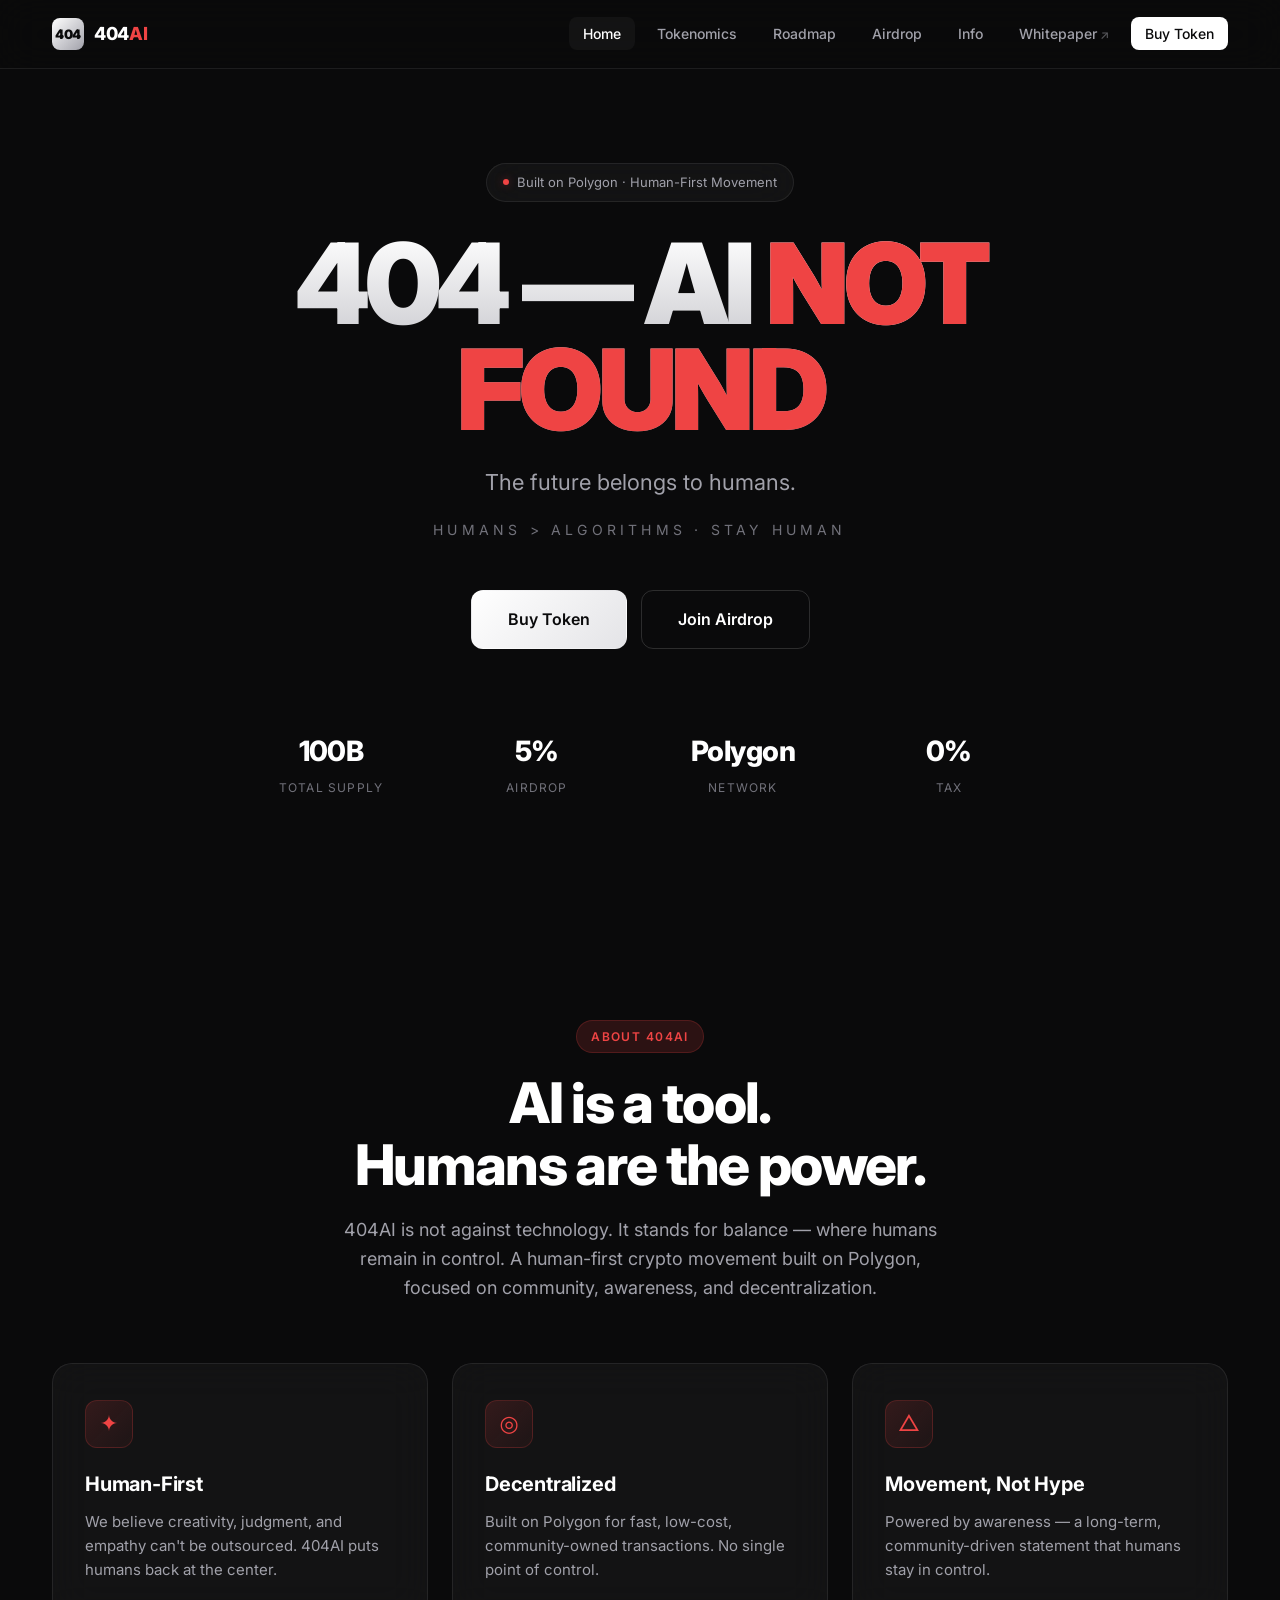
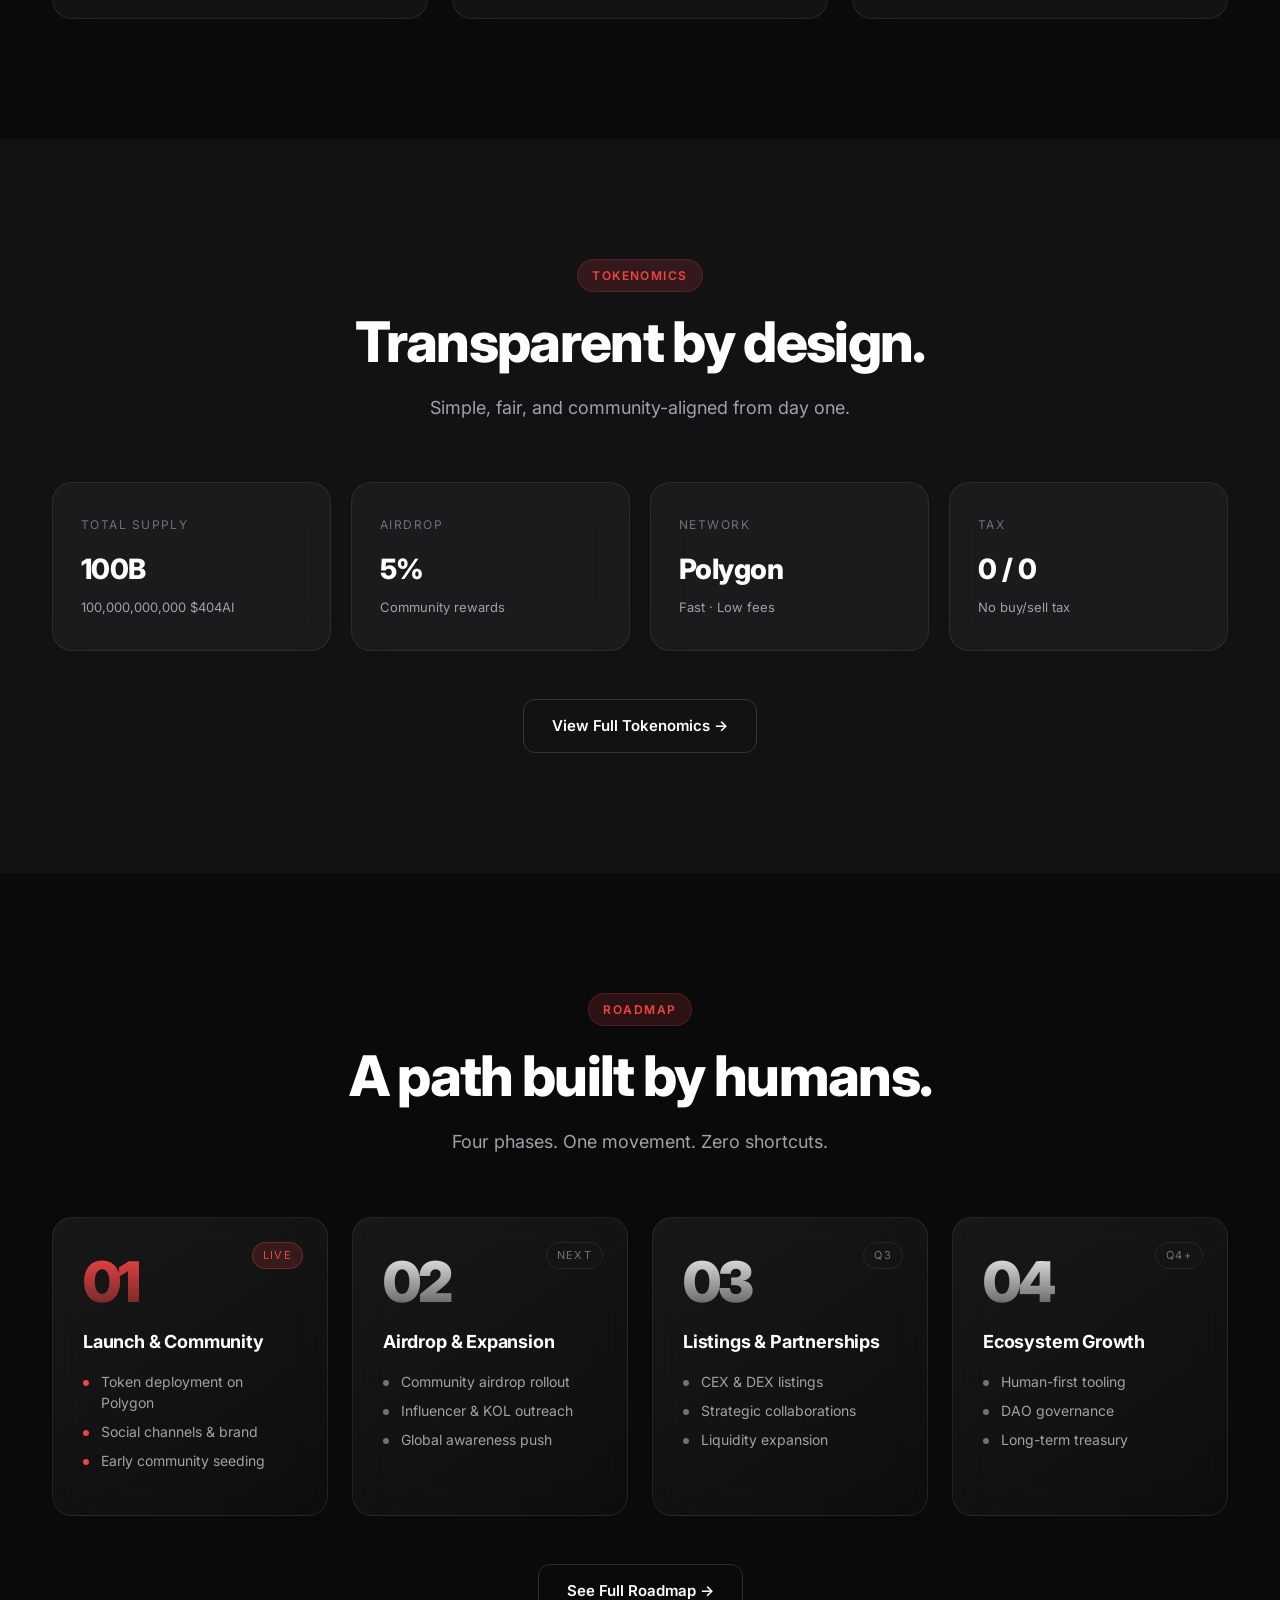
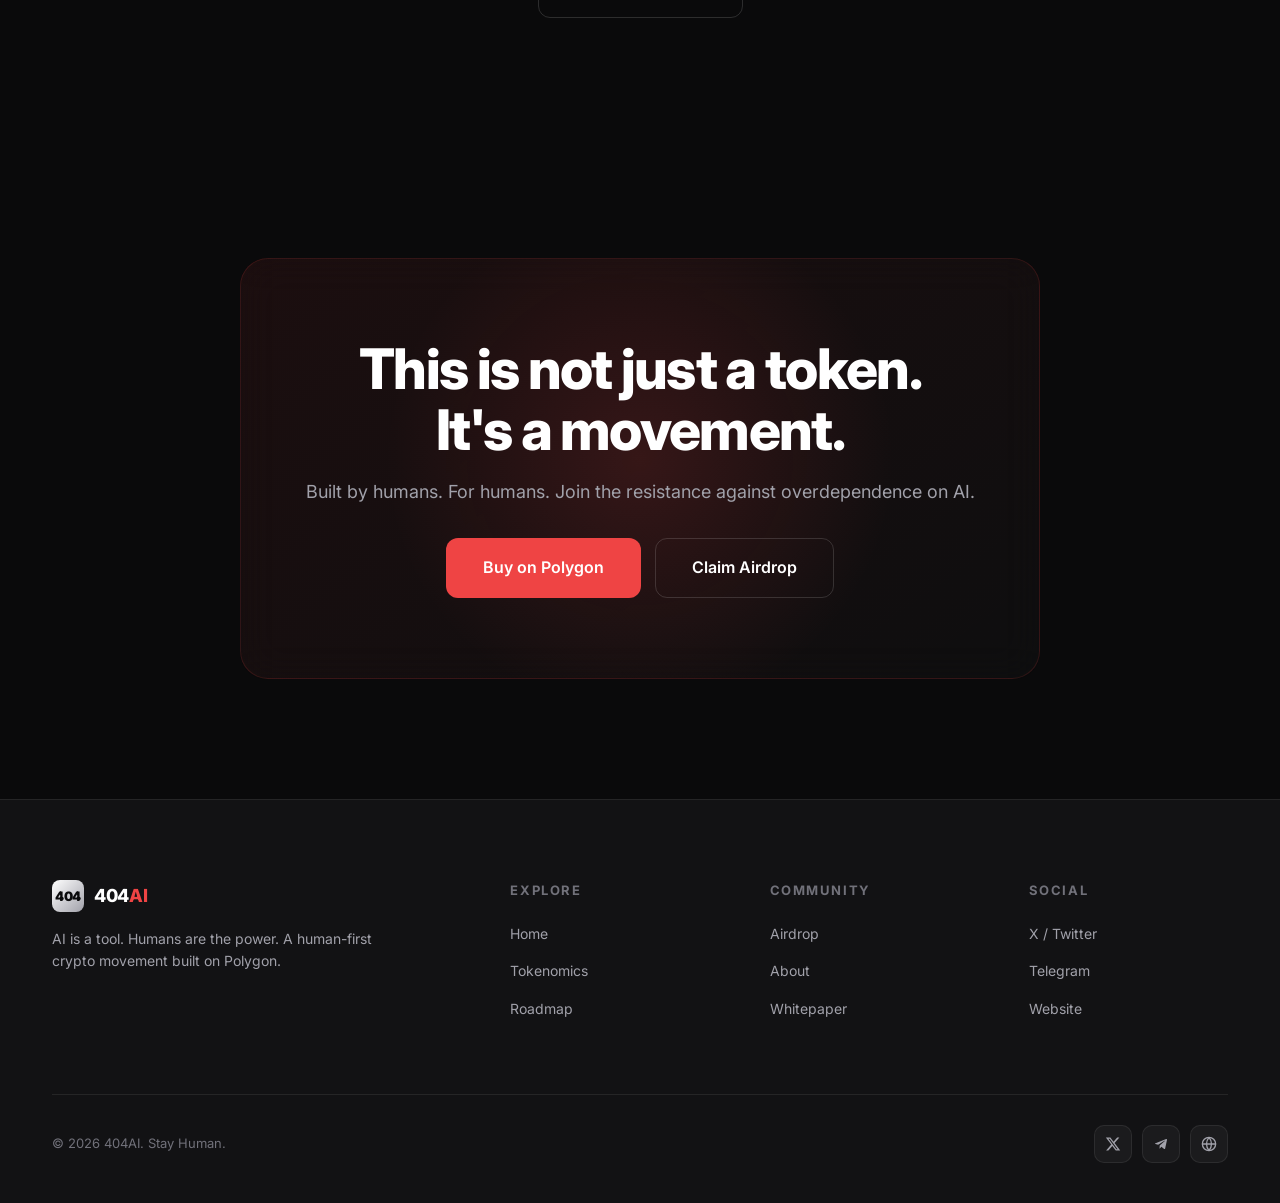
<file: index.html>
<!DOCTYPE html>
<html lang="en">
<head>
  <meta charset="UTF-8" />
  <meta name="viewport" content="width=device-width, initial-scale=1.0" />
  <link rel="icon" href="https://public-frontend-cos.metadl.com/mgx/img/favicon_atoms.ico" type="image/x-icon" />
  <title>404AI — AI NOT FOUND | Human Movement Token</title>
  <meta name="description" content="404AI is a human-first crypto movement built on Polygon. AI is a tool. Humans are the power." />
  <link rel="stylesheet" href="./style.css" />
</head>
<body>
  <!-- ================= NAVBAR ================= -->
  <nav class="navbar">
    <div class="nav-container">
      <a href="./index.html" class="nav-brand">
        <span class="brand-mark">404</span>
        <span class="brand-text">404<span>AI</span></span>
      </a>
      <button class="nav-toggle" aria-label="Toggle menu">☰</button>
      <ul class="nav-menu">
        <li><a href="./index.html" class="active">Home</a></li>
        <li><a href="./tokenomics.html">Tokenomics</a></li>
        <li><a href="./roadmap.html">Roadmap</a></li>
        <li><a href="./airdrop.html">Airdrop</a></li>
        <li><a href="./info.html">Info</a></li>
        <li><a href="404AI_Whitepaper.pdf" class="whitepaper-link" data-external>Whitepaper</a></li>
        <li><a href="#buy" class="nav-cta">Buy Token</a></li>
      </ul>
    </div>
  </nav>

  <!-- ================= HERO ================= -->
  <section class="hero" id="home">
    <div class="hero-bg"></div>
    <div class="container hero-content">
      <div class="hero-badge">
        <span class="dot"></span>
        <span>Built on Polygon · Human-First Movement</span>
      </div>
      <h1>404 — AI <span class="glitch">NOT FOUND</span></h1>
      <p class="hero-subtitle">The future belongs to humans.</p>
      <p class="hero-tagline">Humans &gt; Algorithms · Stay Human</p>
      <div class="hero-actions">
        <a href="#buy" class="btn btn-primary btn-lg">Buy Token</a>
        <a href="./airdrop.html" class="btn btn-secondary btn-lg">Join Airdrop</a>
      </div>

      <div class="hero-stats">
        <div class="hero-stat">
          <div class="value">100B</div>
          <div class="label">Total Supply</div>
        </div>
        <div class="hero-stat">
          <div class="value">5%</div>
          <div class="label">Airdrop</div>
        </div>
        <div class="hero-stat">
          <div class="value">Polygon</div>
          <div class="label">Network</div>
        </div>
        <div class="hero-stat">
          <div class="value">0%</div>
          <div class="label">Tax</div>
        </div>
      </div>
    </div>
  </section>

  <!-- ================= ABOUT ================= -->
  <section id="about">
    <div class="container">
      <div class="text-center">
        <span class="section-label">About 404AI</span>
        <h2 class="section-title">AI is a tool.<br/>Humans are the power.</h2>
        <p class="section-subtitle">
          404AI is not against technology. It stands for balance — where humans remain in control.
          A human-first crypto movement built on Polygon, focused on community, awareness, and decentralization.
        </p>
      </div>

      <div class="about-grid">
        <div class="about-card reveal">
          <div class="icon">✦</div>
          <h3>Human-First</h3>
          <p>We believe creativity, judgment, and empathy can't be outsourced. 404AI puts humans back at the center.</p>
        </div>
        <div class="about-card reveal">
          <div class="icon">◎</div>
          <h3>Decentralized</h3>
          <p>Built on Polygon for fast, low-cost, community-owned transactions. No single point of control.</p>
        </div>
        <div class="about-card reveal">
          <div class="icon">△</div>
          <h3>Movement, Not Hype</h3>
          <p>Powered by awareness — a long-term, community-driven statement that humans stay in control.</p>
        </div>
      </div>
    </div>
  </section>

  <!-- ================= TOKENOMICS PREVIEW ================= -->
  <section id="tokenomics" style="background: var(--bg-secondary);">
    <div class="container">
      <div class="text-center">
        <span class="section-label">Tokenomics</span>
        <h2 class="section-title">Transparent by design.</h2>
        <p class="section-subtitle">Simple, fair, and community-aligned from day one.</p>
      </div>

      <div class="tokenomics-grid">
        <div class="token-card reveal">
          <div class="label">Total Supply</div>
          <div class="value">100B</div>
          <div class="sub">100,000,000,000 $404AI</div>
        </div>
        <div class="token-card reveal">
          <div class="label">Airdrop</div>
          <div class="value">5%</div>
          <div class="sub">Community rewards</div>
        </div>
        <div class="token-card reveal">
          <div class="label">Network</div>
          <div class="value">Polygon</div>
          <div class="sub">Fast · Low fees</div>
        </div>
        <div class="token-card reveal">
          <div class="label">Tax</div>
          <div class="value">0 / 0</div>
          <div class="sub">No buy/sell tax</div>
        </div>
      </div>

      <div class="text-center" style="margin-top: 48px;">
        <a href="./tokenomics.html" class="btn btn-secondary">View Full Tokenomics →</a>
      </div>
    </div>
  </section>

  <!-- ================= ROADMAP PREVIEW — 3D FLOATING ================= -->
  <section id="roadmap">
    <div class="container">
      <div class="text-center">
        <span class="section-label">Roadmap</span>
        <h2 class="section-title">A path built by humans.</h2>
        <p class="section-subtitle">Four phases. One movement. Zero shortcuts.</p>
      </div>

      <div class="roadmap-grid">
        <div class="phase-card active reveal">
          <span class="phase-status">Live</span>
          <span class="phase-num">01</span>
          <h3>Launch &amp; Community</h3>
          <ul>
            <li>Token deployment on Polygon</li>
            <li>Social channels &amp; brand</li>
            <li>Early community seeding</li>
          </ul>
        </div>
        <div class="phase-card reveal">
          <span class="phase-status">Next</span>
          <span class="phase-num">02</span>
          <h3>Airdrop &amp; Expansion</h3>
          <ul>
            <li>Community airdrop rollout</li>
            <li>Influencer &amp; KOL outreach</li>
            <li>Global awareness push</li>
          </ul>
        </div>
        <div class="phase-card reveal">
          <span class="phase-status">Q3</span>
          <span class="phase-num">03</span>
          <h3>Listings &amp; Partnerships</h3>
          <ul>
            <li>CEX &amp; DEX listings</li>
            <li>Strategic collaborations</li>
            <li>Liquidity expansion</li>
          </ul>
        </div>
        <div class="phase-card reveal">
          <span class="phase-status">Q4+</span>
          <span class="phase-num">04</span>
          <h3>Ecosystem Growth</h3>
          <ul>
            <li>Human-first tooling</li>
            <li>DAO governance</li>
            <li>Long-term treasury</li>
          </ul>
        </div>
      </div>

      <div class="text-center" style="margin-top: 48px;">
        <a href="./roadmap.html" class="btn btn-secondary">See Full Roadmap →</a>
      </div>
    </div>
  </section>

  <!-- ================= CTA ================= -->
  <section class="cta-section" id="buy">
    <div class="container">
      <div class="cta-wrap reveal">
        <h2>This is not just a token.<br/>It's a movement.</h2>
        <p>Built by humans. For humans. Join the resistance against overdependence on AI.</p>
        <div class="hero-actions">
          <a href="#" class="btn btn-accent btn-lg" data-external>Buy on Polygon</a>
          <a href="./airdrop.html" class="btn btn-secondary btn-lg">Claim Airdrop</a>
        </div>
      </div>
    </div>
  </section>

  <!-- ================= FOOTER ================= -->
  <footer class="footer">
    <div class="container">
      <div class="footer-grid">
        <div class="footer-brand">
          <a href="./index.html" class="nav-brand">
            <span class="brand-mark">404</span>
            <span class="brand-text">404<span>AI</span></span>
          </a>
          <p>AI is a tool. Humans are the power. A human-first crypto movement built on Polygon.</p>
        </div>
        <div class="footer-col">
          <h4>Explore</h4>
          <ul>
            <li><a href="./index.html">Home</a></li>
            <li><a href="./tokenomics.html">Tokenomics</a></li>
            <li><a href="./roadmap.html">Roadmap</a></li>
          </ul>
        </div>
        <div class="footer-col">
          <h4>Community</h4>
          <ul>
            <li><a href="./airdrop.html">Airdrop</a></li>
            <li><a href="./info.html">About</a></li>
            <li><a href="404AI_Whitepaper.pdf" data-external>Whitepaper</a></li>
          </ul>
        </div>
        <div class="footer-col">
          <h4>Social</h4>
          <ul>
            <li><a href="https://x.com/0xFars_" data-external>X / Twitter</a></li>
            <li><a href="https://t.me/notai404" data-external>Telegram</a></li>
            <li><a href="index.html" data-external>Website</a></li>
          </ul>
        </div>
      </div>

      <div class="footer-bottom">
        <p>© 2026 404AI. Stay Human.</p>
        <div class="social-icons">
          <a href="https://x.com/0xFars_" data-external aria-label="X">
            <svg viewBox="0 0 24 24" fill="currentColor"><path d="M18.244 2.25h3.308l-7.227 8.26 8.502 11.24H16.17l-5.214-6.817L4.99 21.75H1.68l7.73-8.835L1.254 2.25H8.08l4.713 6.231zm-1.161 17.52h1.833L7.084 4.126H5.117z"/></svg>
          </a>
          <a href="https://t.me/notai404" data-external aria-label="Telegram">
            <svg viewBox="0 0 24 24" fill="currentColor"><path d="M9.78 18.65l.28-4.23 7.68-6.92c.34-.31-.07-.46-.52-.19L7.74 13.3 3.64 12c-.88-.25-.89-.86.2-1.3l15.97-6.16c.73-.33 1.43.18 1.15 1.3l-2.72 12.81c-.19.91-.74 1.13-1.5.71L12.6 16.3l-1.99 1.93c-.23.23-.42.42-.83.42z"/></svg>
          </a>
          <a href="index.html" data-external aria-label="Website">
            <svg viewBox="0 0 24 24" fill="none" stroke="currentColor" stroke-width="2"><circle cx="12" cy="12" r="10"/><path d="M2 12h20M12 2a15.3 15.3 0 0 1 0 20M12 2a15.3 15.3 0 0 0 0 20"/></svg>
          </a>
        </div>
      </div>
    </div>
  </footer>

  <script type="module" src="./script.js"></script>
</body>
</html>
</file>
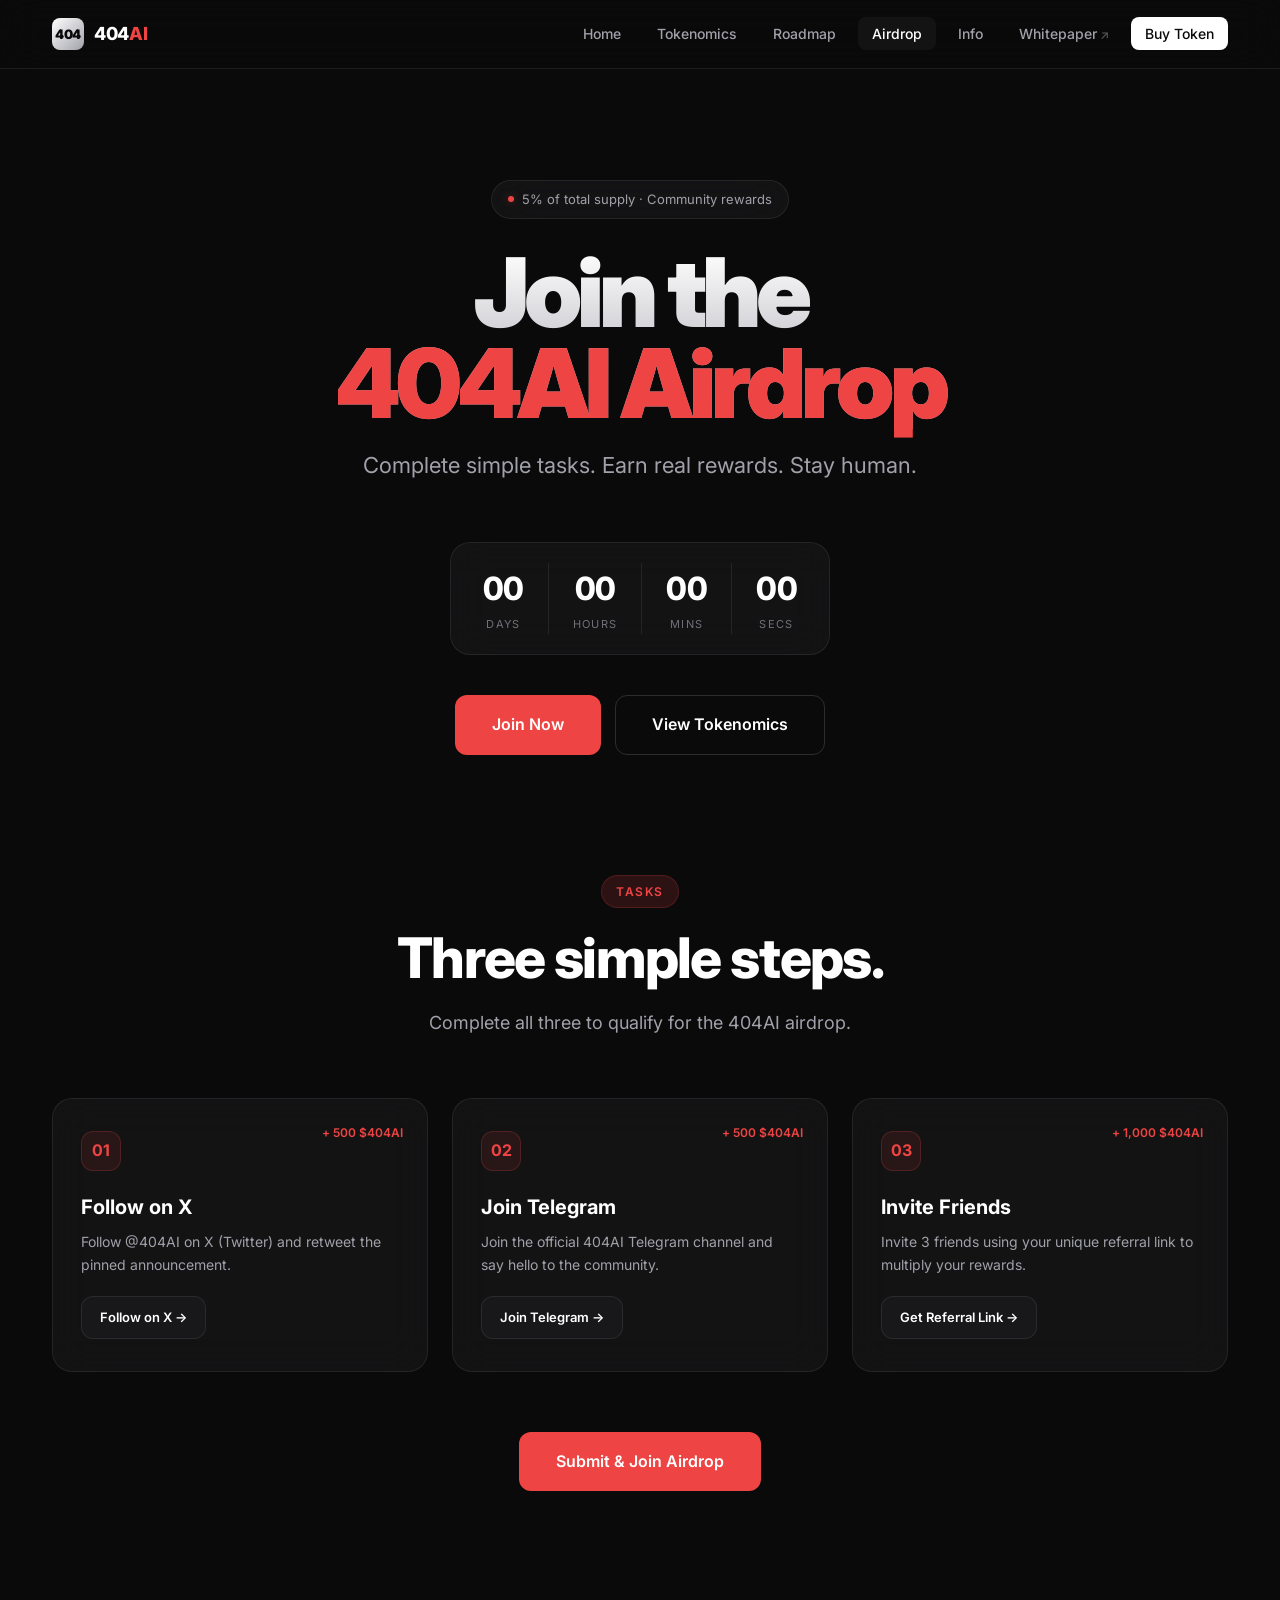
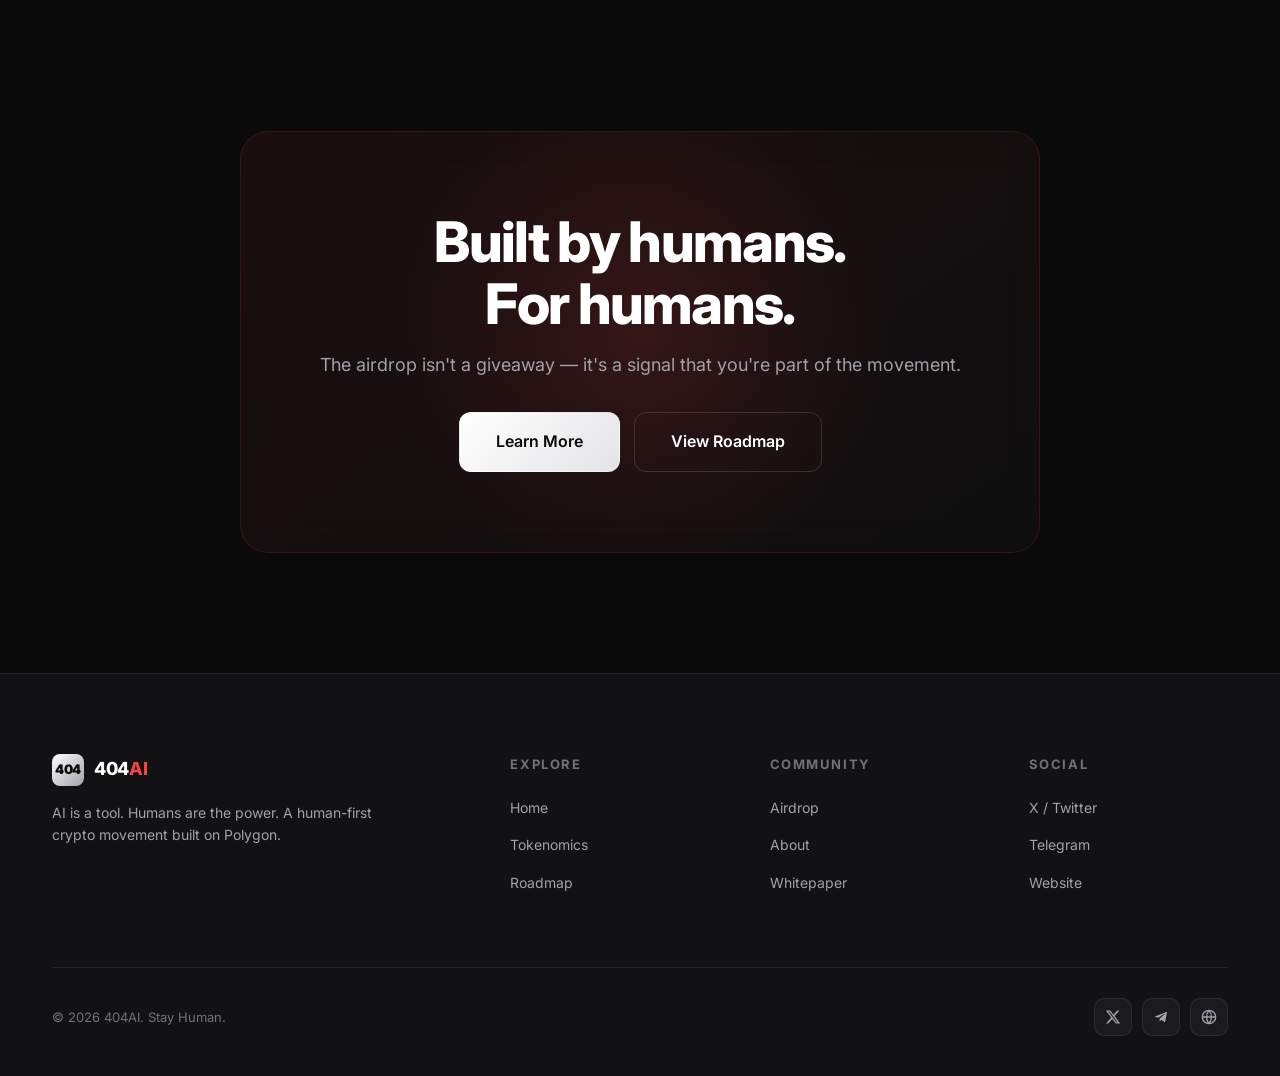
<file: airdrop.html>
<!DOCTYPE html>
<html lang="en">
<head>
  <meta charset="UTF-8" />
  <meta name="viewport" content="width=device-width, initial-scale=1.0" />
  <link rel="icon" href="https://public-frontend-cos.metadl.com/mgx/img/favicon_atoms.ico" type="image/x-icon" />
  <title>Airdrop — 404AI</title>
  <link rel="stylesheet" href="./style.css" />
</head>
<body>
  <nav class="navbar">
    <div class="nav-container">
      <a href="./index.html" class="nav-brand">
        <span class="brand-mark">404</span>
        <span class="brand-text">404<span>AI</span></span>
      </a>
      <button class="nav-toggle" aria-label="Toggle menu">☰</button>
      <ul class="nav-menu">
        <li><a href="./index.html">Home</a></li>
        <li><a href="./tokenomics.html">Tokenomics</a></li>
        <li><a href="./roadmap.html">Roadmap</a></li>
        <li><a href="./airdrop.html" class="active">Airdrop</a></li>
        <li><a href="./info.html">Info</a></li>
        <li><a href="https://docs.google.com/document/d/404ai-whitepaper" class="whitepaper-link" data-external>Whitepaper</a></li>
        <li><a href="./index.html#buy" class="nav-cta">Buy Token</a></li>
      </ul>
    </div>
  </nav>

  <section class="airdrop-hero">
    <div class="container hero-content">
      <div class="hero-badge">
        <span class="dot"></span>
        <span>5% of total supply · Community rewards</span>
      </div>
      <h1 style="font-size: clamp(44px, 8vw, 96px); font-weight: 900; letter-spacing: -0.05em; line-height: 0.95; margin-bottom: 20px;
        background: linear-gradient(180deg, #ffffff 0%, #a1a1aa 100%);
        -webkit-background-clip: text; -webkit-text-fill-color: transparent; background-clip: text;">
        Join the<br/><span class="glitch" style="color: var(--accent-red); -webkit-text-fill-color: var(--accent-red);">404AI Airdrop</span>
      </h1>
      <p class="hero-subtitle">Complete simple tasks. Earn real rewards. Stay human.</p>

      <div class="airdrop-counter" data-countdown="2026-06-30T00:00:00">
        <div class="counter-item"><div class="num" data-d>00</div><div class="lbl">Days</div></div>
        <div class="counter-sep"></div>
        <div class="counter-item"><div class="num" data-h>00</div><div class="lbl">Hours</div></div>
        <div class="counter-sep"></div>
        <div class="counter-item"><div class="num" data-m>00</div><div class="lbl">Mins</div></div>
        <div class="counter-sep"></div>
        <div class="counter-item"><div class="num" data-s>00</div><div class="lbl">Secs</div></div>
      </div>

      <div class="hero-actions">
        <a href="#tasks" class="btn btn-accent btn-lg">Join Now</a>
        <a href="./tokenomics.html" class="btn btn-secondary btn-lg">View Tokenomics</a>
      </div>
    </div>
  </section>

  <!-- TASKS -->
  <section id="tasks" style="padding-top: 40px;">
    <div class="container">
      <div class="text-center">
        <span class="section-label">Tasks</span>
        <h2 class="section-title">Three simple steps.</h2>
        <p class="section-subtitle">Complete all three to qualify for the 404AI airdrop.</p>
      </div>

      <div class="tasks-grid">
        <div class="task-card reveal">
          <div class="task-reward">+ 500 $404AI</div>
          <div class="task-num">01</div>
          <h3>Follow on X</h3>
          <p>Follow @404AI on X (Twitter) and retweet the pinned announcement.</p>
          <a href="https://x.com/404ai" data-external class="task-btn">
            Follow on X →
          </a>
        </div>

        <div class="task-card reveal">
          <div class="task-reward">+ 500 $404AI</div>
          <div class="task-num">02</div>
          <h3>Join Telegram</h3>
          <p>Join the official 404AI Telegram channel and say hello to the community.</p>
          <a href="https://t.me/404ai" data-external class="task-btn">
            Join Telegram →
          </a>
        </div>

        <div class="task-card reveal">
          <div class="task-reward">+ 1,000 $404AI</div>
          <div class="task-num">03</div>
          <h3>Invite Friends</h3>
          <p>Invite 3 friends using your unique referral link to multiply your rewards.</p>
          <a href="#" data-external class="task-btn">
            Get Referral Link →
          </a>
        </div>
      </div>

      <div class="text-center" style="margin-top: 60px;">
        <a href="#" class="btn btn-accent btn-lg" data-external>Submit &amp; Join Airdrop</a>
      </div>
    </div>
  </section>

  <!-- CTA -->
  <section class="cta-section">
    <div class="container">
      <div class="cta-wrap reveal">
        <h2>Built by humans.<br/>For humans.</h2>
        <p>The airdrop isn't a giveaway — it's a signal that you're part of the movement.</p>
        <div class="hero-actions">
          <a href="./info.html" class="btn btn-primary btn-lg">Learn More</a>
          <a href="./roadmap.html" class="btn btn-secondary btn-lg">View Roadmap</a>
        </div>
      </div>
    </div>
  </section>

  <footer class="footer">
    <div class="container">
      <div class="footer-grid">
        <div class="footer-brand">
          <a href="./index.html" class="nav-brand">
            <span class="brand-mark">404</span>
            <span class="brand-text">404<span>AI</span></span>
          </a>
          <p>AI is a tool. Humans are the power. A human-first crypto movement built on Polygon.</p>
        </div>
        <div class="footer-col">
          <h4>Explore</h4>
          <ul>
            <li><a href="./index.html">Home</a></li>
            <li><a href="./tokenomics.html">Tokenomics</a></li>
            <li><a href="./roadmap.html">Roadmap</a></li>
          </ul>
        </div>
        <div class="footer-col">
          <h4>Community</h4>
          <ul>
            <li><a href="./airdrop.html">Airdrop</a></li>
            <li><a href="./info.html">About</a></li>
            <li><a href="https://docs.google.com/document/d/404ai-whitepaper" data-external>Whitepaper</a></li>
          </ul>
        </div>
        <div class="footer-col">
          <h4>Social</h4>
          <ul>
            <li><a href="https://x.com/404ai" data-external>X / Twitter</a></li>
            <li><a href="https://t.me/404ai" data-external>Telegram</a></li>
            <li><a href="#" data-external>Website</a></li>
          </ul>
        </div>
      </div>
      <div class="footer-bottom">
        <p>© 2026 404AI. Stay Human.</p>
        <div class="social-icons">
          <a href="https://x.com/404ai" data-external aria-label="X"><svg viewBox="0 0 24 24" fill="currentColor"><path d="M18.244 2.25h3.308l-7.227 8.26 8.502 11.24H16.17l-5.214-6.817L4.99 21.75H1.68l7.73-8.835L1.254 2.25H8.08l4.713 6.231zm-1.161 17.52h1.833L7.084 4.126H5.117z"/></svg></a>
          <a href="https://t.me/404ai" data-external aria-label="Telegram"><svg viewBox="0 0 24 24" fill="currentColor"><path d="M9.78 18.65l.28-4.23 7.68-6.92c.34-.31-.07-.46-.52-.19L7.74 13.3 3.64 12c-.88-.25-.89-.86.2-1.3l15.97-6.16c.73-.33 1.43.18 1.15 1.3l-2.72 12.81c-.19.91-.74 1.13-1.5.71L12.6 16.3l-1.99 1.93c-.23.23-.42.42-.83.42z"/></svg></a>
          <a href="#" data-external aria-label="Website"><svg viewBox="0 0 24 24" fill="none" stroke="currentColor" stroke-width="2"><circle cx="12" cy="12" r="10"/><path d="M2 12h20M12 2a15.3 15.3 0 0 1 0 20M12 2a15.3 15.3 0 0 0 0 20"/></svg></a>
        </div>
      </div>
    </div>
  </footer>

  <script type="module" src="./script.js"></script>
</body>
  </html>
</file>
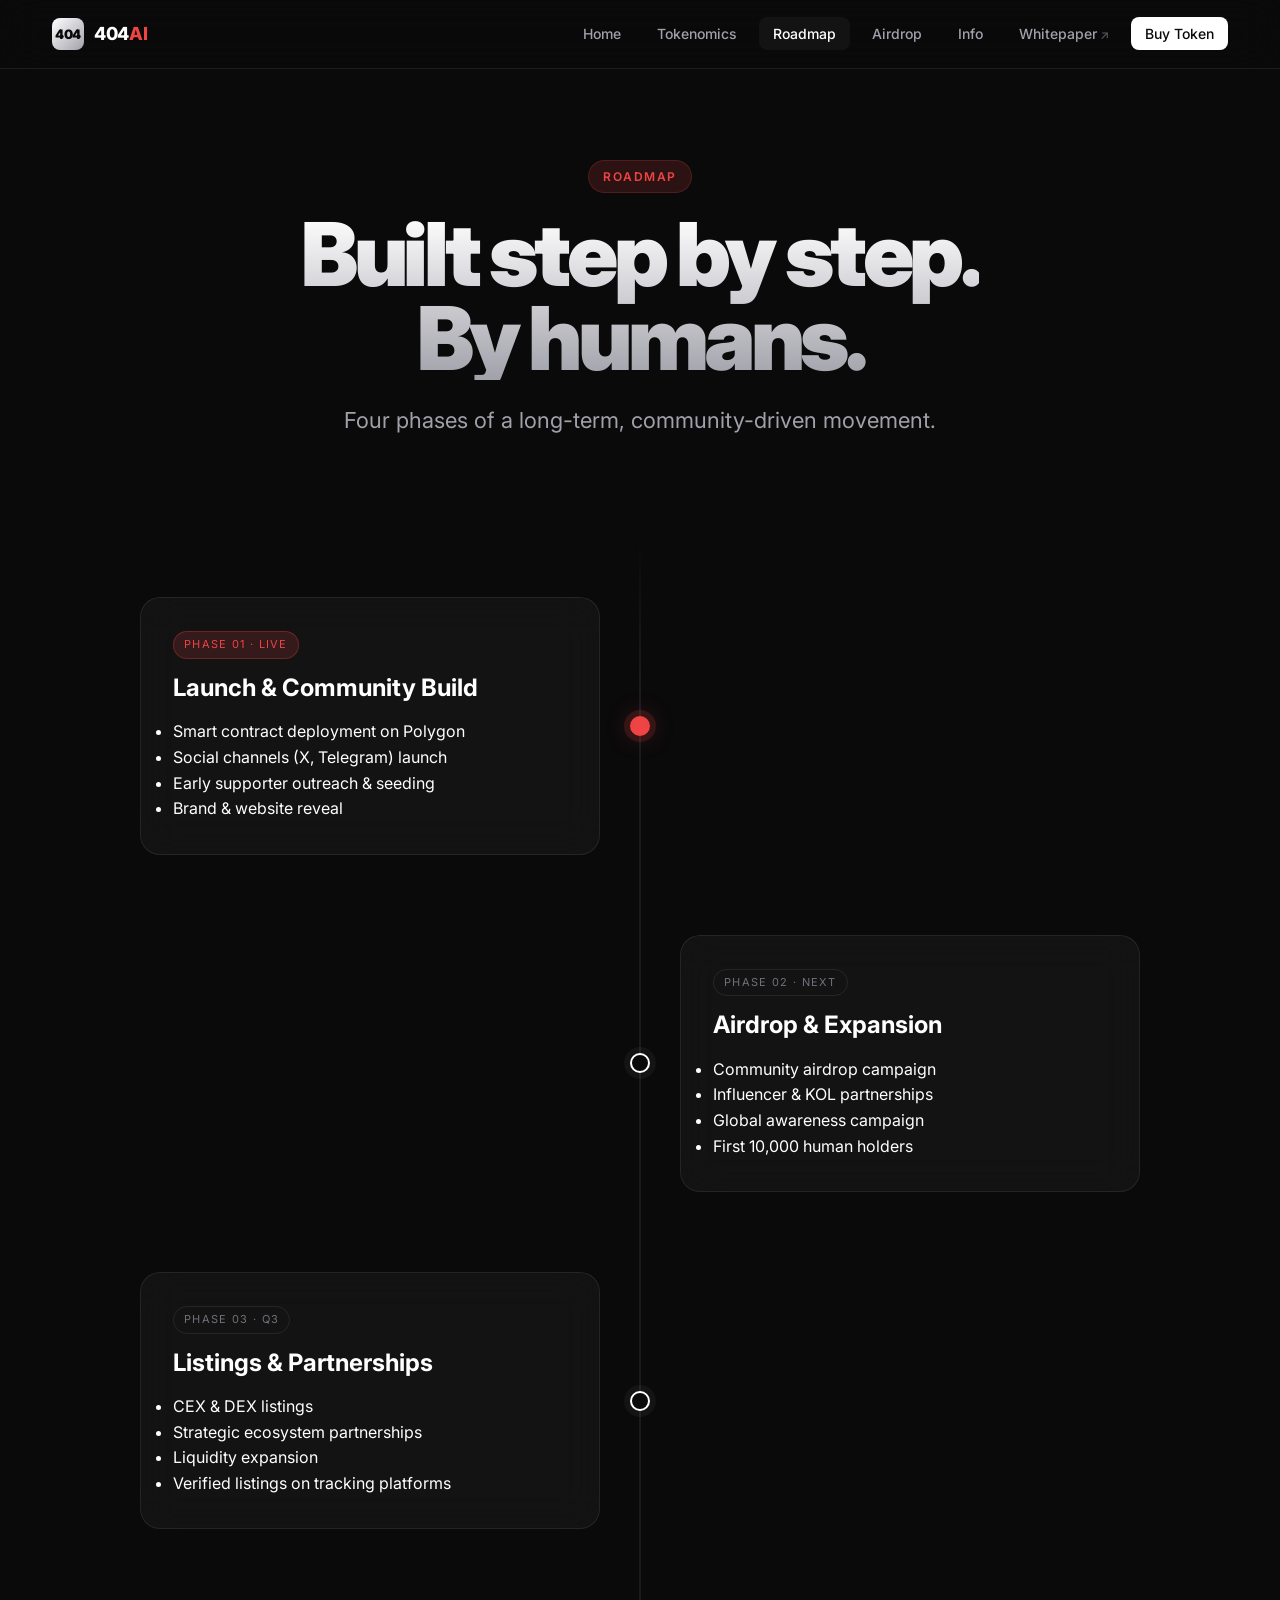
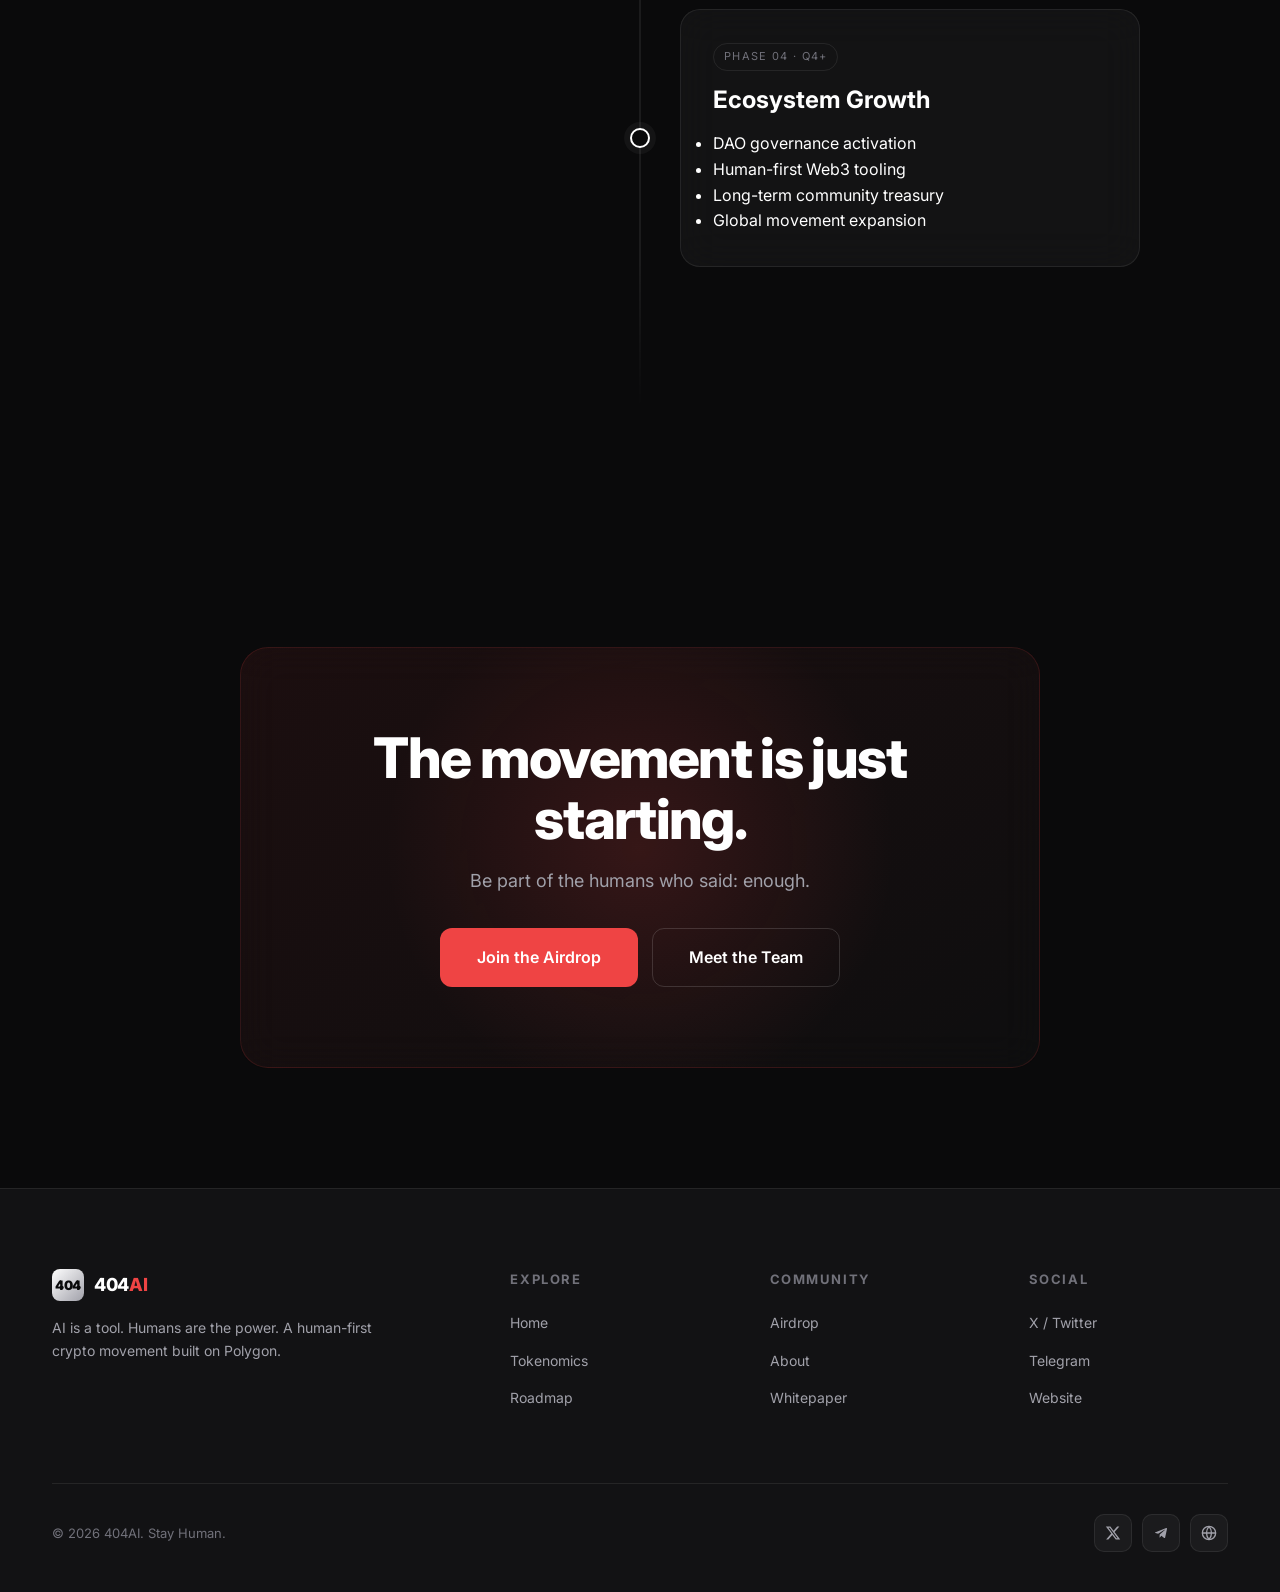
<file: roadmap.html>
<!DOCTYPE html>
<html lang="en">
<head>
  <meta charset="UTF-8" />
  <meta name="viewport" content="width=device-width, initial-scale=1.0" />
  <link rel="icon" href="https://public-frontend-cos.metadl.com/mgx/img/favicon_atoms.ico" type="image/x-icon" />
  <title>Roadmap — 404AI</title>
  <link rel="stylesheet" href="./style.css" />
</head>
<body>
  <nav class="navbar">
    <div class="nav-container">
      <a href="./index.html" class="nav-brand">
        <span class="brand-mark">404</span>
        <span class="brand-text">404<span>AI</span></span>
      </a>
      <button class="nav-toggle" aria-label="Toggle menu">☰</button>
      <ul class="nav-menu">
        <li><a href="./index.html">Home</a></li>
        <li><a href="./tokenomics.html">Tokenomics</a></li>
        <li><a href="./roadmap.html" class="active">Roadmap</a></li>
        <li><a href="./airdrop.html">Airdrop</a></li>
        <li><a href="./info.html">Info</a></li>
        <li><a href="https://docs.google.com/document/d/404ai-whitepaper" class="whitepaper-link" data-external>Whitepaper</a></li>
        <li><a href="./index.html#buy" class="nav-cta">Buy Token</a></li>
      </ul>
    </div>
  </nav>

  <section class="hero" style="min-height: auto; padding: 160px 0 60px;">
    <div class="container hero-content">
      <span class="section-label">Roadmap</span>
      <h1 style="font-size: clamp(44px, 7vw, 88px);">Built step by step.<br/>By humans.</h1>
      <p class="hero-subtitle">Four phases of a long-term, community-driven movement.</p>
    </div>
  </section>

  <!-- TIMELINE -->
  <section style="padding-top: 20px;">
    <div class="container">
      <div class="roadmap-timeline">
        <div class="timeline-phase active reveal">
          <div class="timeline-card">
            <span class="phase-status" style="position: static; display: inline-block; margin-bottom: 10px; color: var(--accent-red); border-color: rgba(239, 68, 68, 0.3); background: var(--accent-red-soft);">Phase 01 · Live</span>
            <h3 style="font-size: 24px; margin-bottom: 12px;">Launch &amp; Community Build</h3>
            <ul>
              <li>Smart contract deployment on Polygon</li>
              <li>Social channels (X, Telegram) launch</li>
              <li>Early supporter outreach &amp; seeding</li>
              <li>Brand &amp; website reveal</li>
            </ul>
          </div>
          <div class="timeline-dot"></div>
        </div>

        <div class="timeline-phase reveal">
          <div class="timeline-dot"></div>
          <div class="timeline-card">
            <span class="phase-status" style="position: static; display: inline-block; margin-bottom: 10px;">Phase 02 · Next</span>
            <h3 style="font-size: 24px; margin-bottom: 12px;">Airdrop &amp; Expansion</h3>
            <ul>
              <li>Community airdrop campaign</li>
              <li>Influencer &amp; KOL partnerships</li>
              <li>Global awareness campaign</li>
              <li>First 10,000 human holders</li>
            </ul>
          </div>
        </div>

        <div class="timeline-phase reveal">
          <div class="timeline-card">
            <span class="phase-status" style="position: static; display: inline-block; margin-bottom: 10px;">Phase 03 · Q3</span>
            <h3 style="font-size: 24px; margin-bottom: 12px;">Listings &amp; Partnerships</h3>
            <ul>
              <li>CEX &amp; DEX listings</li>
              <li>Strategic ecosystem partnerships</li>
              <li>Liquidity expansion</li>
              <li>Verified listings on tracking platforms</li>
            </ul>
          </div>
          <div class="timeline-dot"></div>
        </div>

        <div class="timeline-phase reveal">
          <div class="timeline-dot"></div>
          <div class="timeline-card">
            <span class="phase-status" style="position: static; display: inline-block; margin-bottom: 10px;">Phase 04 · Q4+</span>
            <h3 style="font-size: 24px; margin-bottom: 12px;">Ecosystem Growth</h3>
            <ul>
              <li>DAO governance activation</li>
              <li>Human-first Web3 tooling</li>
              <li>Long-term community treasury</li>
              <li>Global movement expansion</li>
            </ul>
          </div>
        </div>
      </div>
    </div>
  </section>

  <!-- CTA -->
  <section class="cta-section">
    <div class="container">
      <div class="cta-wrap reveal">
        <h2>The movement is just starting.</h2>
        <p>Be part of the humans who said: enough.</p>
        <div class="hero-actions">
          <a href="./airdrop.html" class="btn btn-accent btn-lg">Join the Airdrop</a>
          <a href="./info.html" class="btn btn-secondary btn-lg">Meet the Team</a>
        </div>
      </div>
    </div>
  </section>

  <footer class="footer">
    <div class="container">
      <div class="footer-grid">
        <div class="footer-brand">
          <a href="./index.html" class="nav-brand">
            <span class="brand-mark">404</span>
            <span class="brand-text">404<span>AI</span></span>
          </a>
          <p>AI is a tool. Humans are the power. A human-first crypto movement built on Polygon.</p>
        </div>
        <div class="footer-col">
          <h4>Explore</h4>
          <ul>
            <li><a href="./index.html">Home</a></li>
            <li><a href="./tokenomics.html">Tokenomics</a></li>
            <li><a href="./roadmap.html">Roadmap</a></li>
          </ul>
        </div>
        <div class="footer-col">
          <h4>Community</h4>
          <ul>
            <li><a href="./airdrop.html">Airdrop</a></li>
            <li><a href="./info.html">About</a></li>
            <li><a href="https://docs.google.com/document/d/404ai-whitepaper" data-external>Whitepaper</a></li>
          </ul>
        </div>
        <div class="footer-col">
          <h4>Social</h4>
          <ul>
            <li><a href="https://x.com/0xFars_" data-external>X / Twitter</a></li>
            <li><a href="https://t.me/404notai" data-external>Telegram</a></li>
            <li><a href="#" data-external>Website</a></li>
          </ul>
        </div>
      </div>
      <div class="footer-bottom">
        <p>© 2026 404AI. Stay Human.</p>
        <div class="social-icons">
          <a href="https://x.com/0xFars_" data-external aria-label="X"><svg viewBox="0 0 24 24" fill="currentColor"><path d="M18.244 2.25h3.308l-7.227 8.26 8.502 11.24H16.17l-5.214-6.817L4.99 21.75H1.68l7.73-8.835L1.254 2.25H8.08l4.713 6.231zm-1.161 17.52h1.833L7.084 4.126H5.117z"/></svg></a>
          <a href="https://t.me/404notai" data-external aria-label="Telegram"><svg viewBox="0 0 24 24" fill="currentColor"><path d="M9.78 18.65l.28-4.23 7.68-6.92c.34-.31-.07-.46-.52-.19L7.74 13.3 3.64 12c-.88-.25-.89-.86.2-1.3l15.97-6.16c.73-.33 1.43.18 1.15 1.3l-2.72 12.81c-.19.91-.74 1.13-1.5.71L12.6 16.3l-1.99 1.93c-.23.23-.42.42-.83.42z"/></svg></a>
          <a href="#" data-external aria-label="Website"><svg viewBox="0 0 24 24" fill="none" stroke="currentColor" stroke-width="2"><circle cx="12" cy="12" r="10"/><path d="M2 12h20M12 2a15.3 15.3 0 0 1 0 20M12 2a15.3 15.3 0 0 0 0 20"/></svg></a>
        </div>
      </div>
    </div>
  </footer>

  <script type="module" src="./script.js"></script>
</body>
</html>
</file>
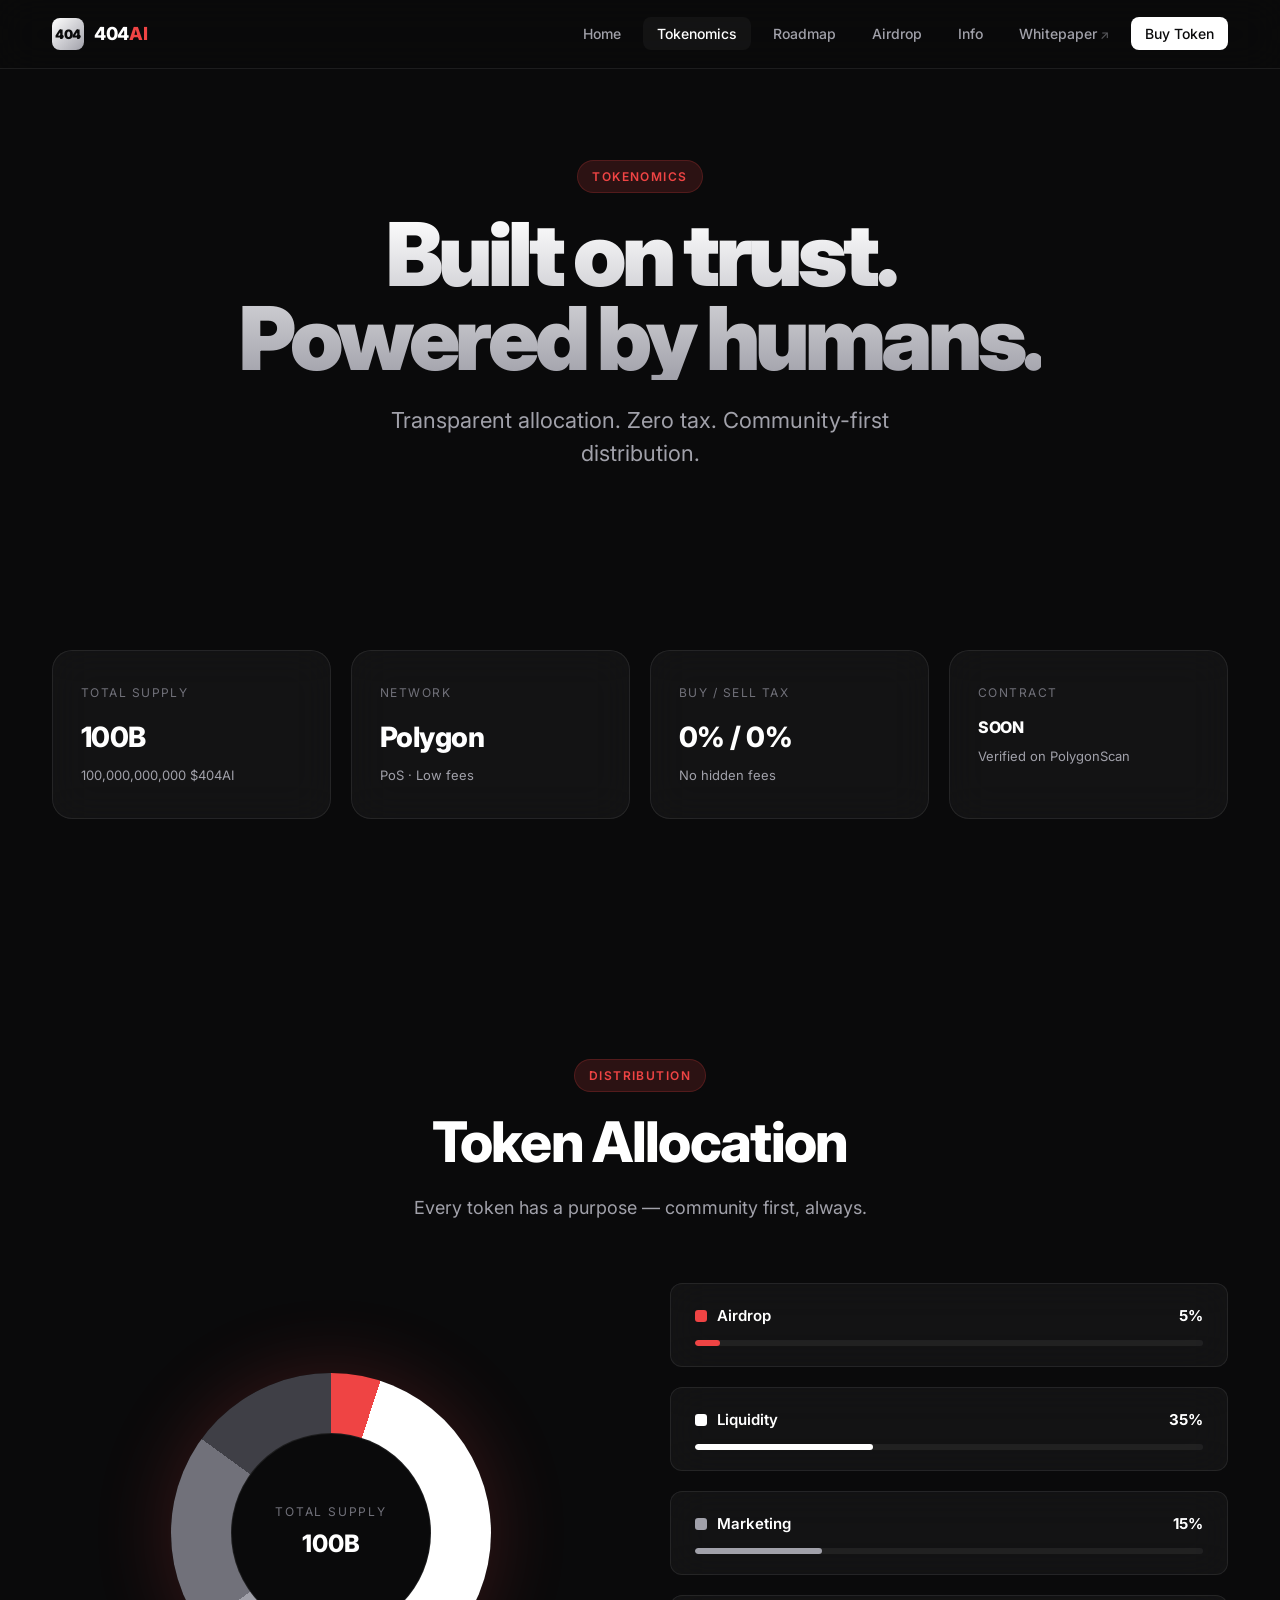
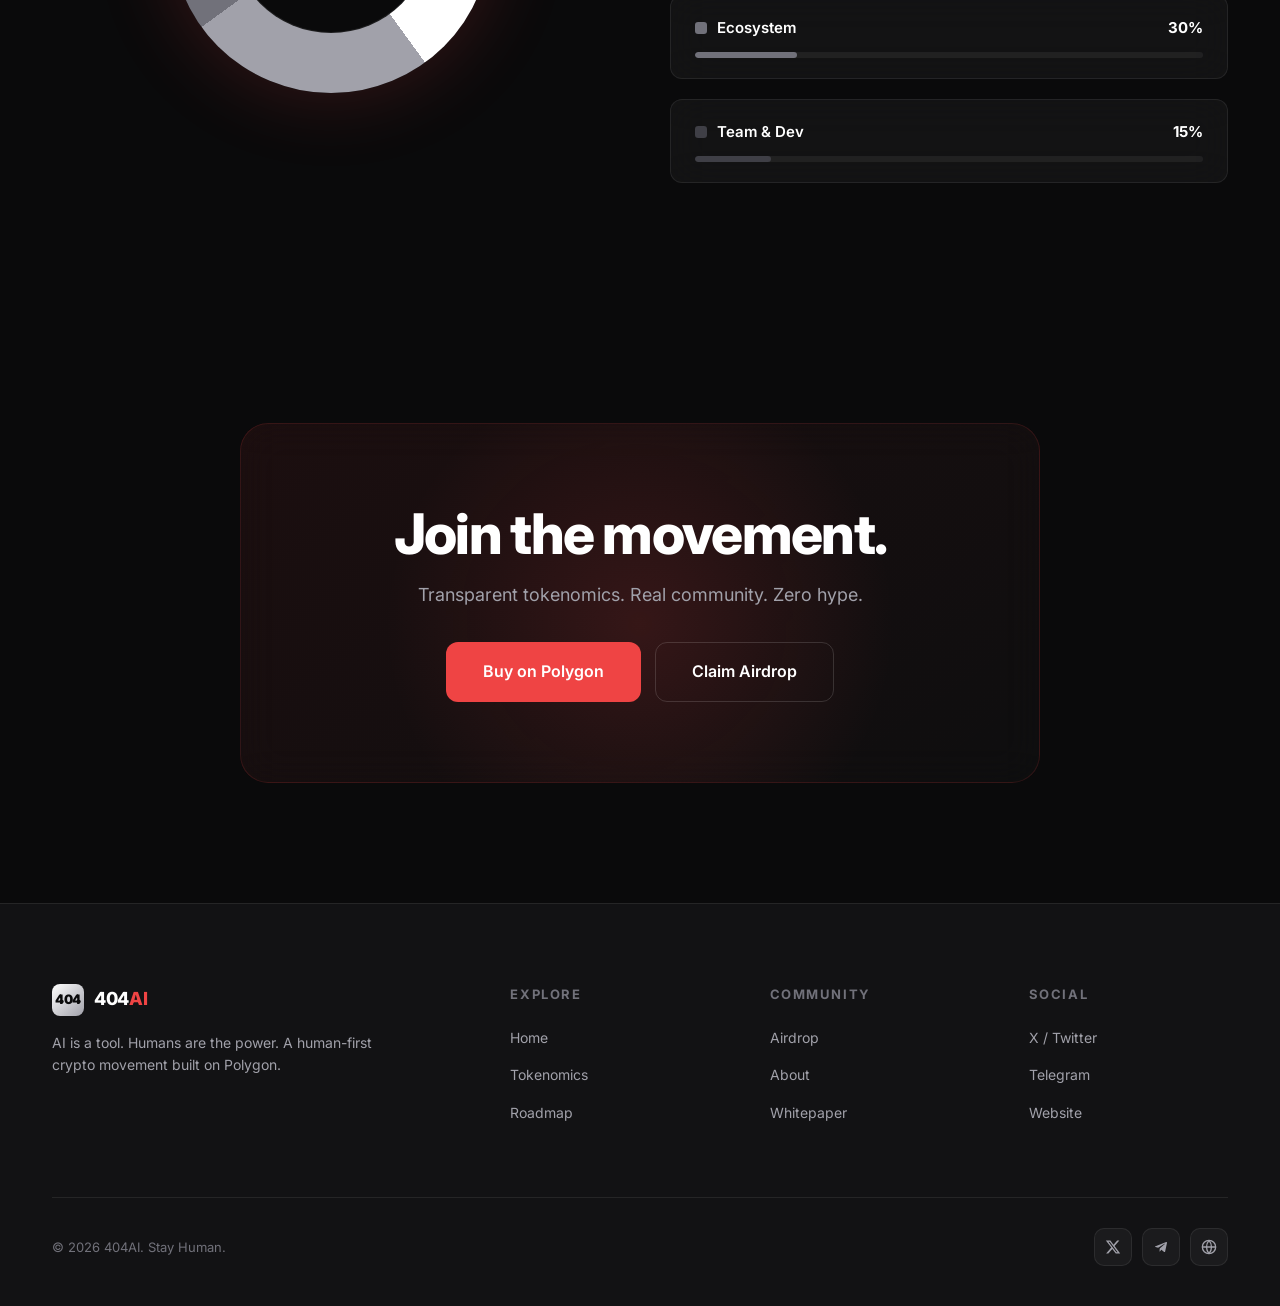
<file: tokenomics.html>
<!DOCTYPE html>
<html lang="en">
<head>
  <meta charset="UTF-8" />
  <meta name="viewport" content="width=device-width, initial-scale=1.0" />
  <link rel="icon" href="https://public-frontend-cos.metadl.com/mgx/img/favicon_atoms.ico" type="image/x-icon" />
  <title>Tokenomics — 404AI</title>
  <link rel="stylesheet" href="./style.css" />
</head>
<body>
  <nav class="navbar">
    <div class="nav-container">
      <a href="./index.html" class="nav-brand">
        <span class="brand-mark">404</span>
        <span class="brand-text">404<span>AI</span></span>
      </a>
      <button class="nav-toggle" aria-label="Toggle menu">☰</button>
      <ul class="nav-menu">
        <li><a href="./index.html">Home</a></li>
        <li><a href="./tokenomics.html" class="active">Tokenomics</a></li>
        <li><a href="./roadmap.html">Roadmap</a></li>
        <li><a href="./airdrop.html">Airdrop</a></li>
        <li><a href="./info.html">Info</a></li>
        <li><a href="404AI_Whitepaper" class="whitepaper-link" data-external>Whitepaper</a></li>
        <li><a href="./index.html#buy" class="nav-cta">Buy Token</a></li>
      </ul>
    </div>
  </nav>

  <!-- HERO -->
  <section class="hero" style="min-height: auto; padding: 160px 0 60px;">
    <div class="container hero-content">
      <span class="section-label">Tokenomics</span>
      <h1 style="font-size: clamp(44px, 7vw, 88px);">Built on trust.<br/>Powered by humans.</h1>
      <p class="hero-subtitle">Transparent allocation. Zero tax. Community-first distribution.</p>
    </div>
  </section>

  <!-- KEY METRICS -->
  <section style="padding-top: 40px;">
    <div class="container">
      <div class="tokenomics-grid">
        <div class="token-card reveal">
          <div class="label">Total Supply</div>
          <div class="value">100B</div>
          <div class="sub">100,000,000,000 $404AI</div>
        </div>
        <div class="token-card reveal">
          <div class="label">Network</div>
          <div class="value">Polygon</div>
          <div class="sub">PoS · Low fees</div>
        </div>
        <div class="token-card reveal">
          <div class="label">Buy / Sell Tax</div>
          <div class="value">0% / 0%</div>
          <div class="sub">No hidden fees</div>
        </div>
        <div class="token-card reveal">
          <div class="label">Contract</div>
          <div class="value" style="font-size: 16px; word-break: break-all;">SOON</div>
          <div class="sub">Verified on PolygonScan</div>
        </div>
      </div>
    </div>
  </section>

  <!-- ALLOCATION CHART -->
  <section>
    <div class="container">
      <div class="text-center">
        <span class="section-label">Distribution</span>
        <h2 class="section-title">Token Allocation</h2>
        <p class="section-subtitle">Every token has a purpose — community first, always.</p>
      </div>

      <div class="allocation-chart">
        <div class="pie-wrap">
          <div class="pie">
            <div class="pie-center">
              <div class="t">Total Supply</div>
              <div class="v">100B</div>
            </div>
          </div>
        </div>

        <div class="allocation-list">
          <div class="allocation-item reveal">
            <div class="allocation-item-head">
              <div class="name"><span class="swatch" style="background:#ef4444;"></span>Airdrop</div>
              <div class="pct">5%</div>
            </div>
            <div class="progress-bar"><div class="progress-fill" data-width="5%" style="background:#ef4444; width:0;"></div></div>
          </div>

          <div class="allocation-item reveal">
            <div class="allocation-item-head">
              <div class="name"><span class="swatch" style="background:#ffffff;"></span>Liquidity</div>
              <div class="pct">35%</div>
            </div>
            <div class="progress-bar"><div class="progress-fill" data-width="35%" style="background:#ffffff; width:0;"></div></div>
          </div>

          <div class="allocation-item reveal">
            <div class="allocation-item-head">
              <div class="name"><span class="swatch" style="background:#a1a1aa;"></span>Marketing</div>
              <div class="pct">15%</div>
            </div>
            <div class="progress-bar"><div class="progress-fill" data-width="25%" style="background:#a1a1aa; width:0;"></div></div>
          </div>

          <div class="allocation-item reveal">
            <div class="allocation-item-head">
              <div class="name"><span class="swatch" style="background:#71717a;"></span>Ecosystem</div>
              <div class="pct">30%</div>
            </div>
            <div class="progress-bar"><div class="progress-fill" data-width="20%" style="background:#71717a; width:0;"></div></div>
          </div>

          <div class="allocation-item reveal">
            <div class="allocation-item-head">
              <div class="name"><span class="swatch" style="background:#3f3f46;"></span>Team &amp; Dev</div>
              <div class="pct">15%</div>
            </div>
            <div class="progress-bar"><div class="progress-fill" data-width="15%" style="background:#3f3f46; width:0;"></div></div>
          </div>
        </div>
      </div>
    </div>
  </section>

  <!-- CTA -->
  <section class="cta-section">
    <div class="container">
      <div class="cta-wrap reveal">
        <h2>Join the movement.</h2>
        <p>Transparent tokenomics. Real community. Zero hype.</p>
        <div class="hero-actions">
          <a href="#" class="btn btn-accent btn-lg" data-external>Buy on Polygon</a>
          <a href="./airdrop.html" class="btn btn-secondary btn-lg">Claim Airdrop</a>
        </div>
      </div>
    </div>
  </section>

  <!-- FOOTER -->
  <footer class="footer">
    <div class="container">
      <div class="footer-grid">
        <div class="footer-brand">
          <a href="./index.html" class="nav-brand">
            <span class="brand-mark">404</span>
            <span class="brand-text">404<span>AI</span></span>
          </a>
          <p>AI is a tool. Humans are the power. A human-first crypto movement built on Polygon.</p>
        </div>
        <div class="footer-col">
          <h4>Explore</h4>
          <ul>
            <li><a href="./index.html">Home</a></li>
            <li><a href="./tokenomics.html">Tokenomics</a></li>
            <li><a href="./roadmap.html">Roadmap</a></li>
          </ul>
        </div>
        <div class="footer-col">
          <h4>Community</h4>
          <ul>
            <li><a href="./airdrop.html">Airdrop</a></li>
            <li><a href="./info.html">About</a></li>
            <li><a href="404AI_Whitepaper" data-external>Whitepaper</a></li>
          </ul>
        </div>
        <div class="footer-col">
          <h4>Social</h4>
          <ul>
            <li><a href="https://x.com/0xFars_" data-external>X / Twitter</a></li>
            <li><a href="https://t.me/notai404" data-external>Telegram</a></li>
            <li><a href="index.html" data-external>Website</a></li>
          </ul>
        </div>
      </div>
      <div class="footer-bottom">
        <p>© 2026 404AI. Stay Human.</p>
        <div class="social-icons">
          <a href="https://x.com/0xFars_" data-external aria-label="X"><svg viewBox="0 0 24 24" fill="currentColor"><path d="M18.244 2.25h3.308l-7.227 8.26 8.502 11.24H16.17l-5.214-6.817L4.99 21.75H1.68l7.73-8.835L1.254 2.25H8.08l4.713 6.231zm-1.161 17.52h1.833L7.084 4.126H5.117z"/></svg></a>
          <a href="https://t.me/notai404" data-external aria-label="Telegram"><svg viewBox="0 0 24 24" fill="currentColor"><path d="M9.78 18.65l.28-4.23 7.68-6.92c.34-.31-.07-.46-.52-.19L7.74 13.3 3.64 12c-.88-.25-.89-.86.2-1.3l15.97-6.16c.73-.33 1.43.18 1.15 1.3l-2.72 12.81c-.19.91-.74 1.13-1.5.71L12.6 16.3l-1.99 1.93c-.23.23-.42.42-.83.42z"/></svg></a>
          <a href="index.html" data-external aria-label="Website"><svg viewBox="0 0 24 24" fill="none" stroke="currentColor" stroke-width="2"><circle cx="12" cy="12" r="10"/><path d="M2 12h20M12 2a15.3 15.3 0 0 1 0 20M12 2a15.3 15.3 0 0 0 0 20"/></svg></a>
        </div>
      </div>
    </div>
  </footer>

  <script type="module" src="./script.js"></script>
</body>
        </html>
</file>
<file: style.css>
/* =========================================================
   404AI — Human Movement | Global Styles
   ========================================================= */

@import url('https://fonts.googleapis.com/css2?family=Inter:wght@400;500;600;700;800;900&display=swap');

:root {
  --bg-primary: #0A0A0B;
  --bg-secondary: #121214;
  --bg-tertiary: #18181B;
  --surface-glass: rgba(255, 255, 255, 0.04);
  --surface-glass-hover: rgba(255, 255, 255, 0.07);
  --border-glass: rgba(255, 255, 255, 0.08);
  --border-glass-strong: rgba(255, 255, 255, 0.14);
  --text-primary: #FFFFFF;
  --text-secondary: #A1A1AA;
  --text-tertiary: #71717A;
  --accent-red: #EF4444;
  --accent-red-soft: rgba(239, 68, 68, 0.15);
  --accent-red-glow: rgba(239, 68, 68, 0.35);
  --radius-sm: 8px;
  --radius-md: 12px;
  --radius-lg: 20px;
  --radius-xl: 28px;
  --transition-smooth: 0.3s cubic-bezier(0.4, 0, 0.2, 1);
  --transition-slow: 0.6s cubic-bezier(0.4, 0, 0.2, 1);
}

* {
  margin: 0;
  padding: 0;
  box-sizing: border-box;
}

html {
  scroll-behavior: smooth;
}

body {
  font-family: 'Inter', system-ui, -apple-system, sans-serif;
  background-color: var(--bg-primary);
  color: var(--text-primary);
  line-height: 1.6;
  overflow-x: hidden;
  -webkit-font-smoothing: antialiased;
  -moz-osx-font-smoothing: grayscale;
}

a {
  color: inherit;
  text-decoration: none;
  transition: color var(--transition-smooth);
}

img {
  max-width: 100%;
  display: block;
}

/* =========================================================
   NAVBAR
   ========================================================= */
.navbar {
  position: fixed;
  top: 0;
  left: 0;
  right: 0;
  z-index: 100;
  padding: 18px 0;
  background: rgba(10, 10, 11, 0.6);
  backdrop-filter: blur(20px);
  -webkit-backdrop-filter: blur(20px);
  border-bottom: 1px solid var(--border-glass);
  transition: background var(--transition-smooth);
}

.nav-container {
  max-width: 1240px;
  margin: 0 auto;
  padding: 0 32px;
  display: flex;
  justify-content: space-between;
  align-items: center;
}

.nav-brand {
  display: flex;
  align-items: center;
  gap: 10px;
  font-weight: 800;
  font-size: 18px;
  letter-spacing: -0.02em;
}

.nav-brand .brand-mark {
  display: inline-flex;
  align-items: center;
  justify-content: center;
  width: 32px;
  height: 32px;
  background: linear-gradient(135deg, #fff 0%, #a1a1aa 100%);
  color: #0A0A0B;
  border-radius: 8px;
  font-size: 13px;
  font-weight: 900;
  letter-spacing: -0.05em;
}

.nav-brand .brand-text {
  color: var(--text-primary);
}

.nav-brand .brand-text span {
  color: var(--accent-red);
}

.nav-menu {
  display: flex;
  align-items: center;
  gap: 8px;
  list-style: none;
}

.nav-menu a {
  padding: 8px 14px;
  font-size: 14px;
  font-weight: 500;
  color: var(--text-secondary);
  border-radius: var(--radius-sm);
  transition: all var(--transition-smooth);
}

.nav-menu a:hover,
.nav-menu a.active {
  color: var(--text-primary);
  background: var(--surface-glass);
}

.nav-menu .whitepaper-link::after {
  content: ' ↗';
  opacity: 0.5;
  font-size: 12px;
}

.nav-cta {
  padding: 10px 20px;
  background: var(--text-primary);
  color: var(--bg-primary) !important;
  border-radius: var(--radius-md);
  font-weight: 600;
  font-size: 14px;
  transition: all var(--transition-smooth);
}

.nav-cta:hover {
  transform: translateY(-1px);
  box-shadow: 0 8px 24px rgba(255, 255, 255, 0.15);
  background: #f4f4f5 !important;
}

.nav-toggle {
  display: none;
  background: none;
  border: none;
  color: var(--text-primary);
  font-size: 24px;
  cursor: pointer;
}

/* =========================================================
   LAYOUT HELPERS
   ========================================================= */
.container {
  max-width: 1240px;
  margin: 0 auto;
  padding: 0 32px;
}

.container-narrow {
  max-width: 900px;
  margin: 0 auto;
  padding: 0 32px;
}

section {
  padding: 120px 0;
  position: relative;
}

.section-label {
  display: inline-block;
  padding: 6px 14px;
  font-size: 12px;
  font-weight: 600;
  letter-spacing: 0.12em;
  text-transform: uppercase;
  color: var(--accent-red);
  background: var(--accent-red-soft);
  border: 1px solid rgba(239, 68, 68, 0.2);
  border-radius: 100px;
  margin-bottom: 20px;
}

.section-title {
  font-size: clamp(36px, 5vw, 56px);
  font-weight: 800;
  letter-spacing: -0.03em;
  line-height: 1.1;
  margin-bottom: 20px;
}

.section-subtitle {
  font-size: 18px;
  color: var(--text-secondary);
  max-width: 600px;
  margin-bottom: 60px;
}

.text-center {
  text-align: center;
}

.text-center .section-subtitle {
  margin-left: auto;
  margin-right: auto;
}

.accent {
  color: var(--accent-red);
}

/* =========================================================
   BUTTONS
   ========================================================= */
.btn {
  display: inline-flex;
  align-items: center;
  justify-content: center;
  gap: 8px;
  padding: 14px 28px;
  font-size: 15px;
  font-weight: 600;
  border-radius: var(--radius-md);
  border: 1px solid transparent;
  cursor: pointer;
  transition: all var(--transition-smooth);
  font-family: inherit;
  text-align: center;
  position: relative;
  overflow: hidden;
}

.btn-primary {
  background: linear-gradient(135deg, #ffffff 0%, #e4e4e7 100%);
  color: var(--bg-primary);
}

.btn-primary:hover {
  transform: translateY(-2px);
  box-shadow: 0 12px 32px rgba(255, 255, 255, 0.15);
}

.btn-secondary {
  background: transparent;
  color: var(--text-primary);
  border-color: var(--border-glass-strong);
}

.btn-secondary:hover {
  background: var(--surface-glass);
  border-color: rgba(255, 255, 255, 0.25);
  transform: translateY(-2px);
}

.btn-accent {
  background: var(--accent-red);
  color: #fff;
  box-shadow: 0 0 0 rgba(239, 68, 68, 0);
}

.btn-accent:hover {
  transform: translateY(-2px);
  box-shadow: 0 12px 32px var(--accent-red-glow);
  background: #f05454;
}

.btn-lg {
  padding: 16px 36px;
  font-size: 16px;
}

/* =========================================================
   HERO SECTION
   ========================================================= */
.hero {
  min-height: 100vh;
  padding: 160px 0 100px;
  position: relative;
  overflow: hidden;
  display: flex;
  align-items: center;
}

.hero-bg {
  position: absolute;
  inset: 0;
  z-index: 0;
  background-image: url('https://mgx-backend-cdn.metadl.com/generate/images/977186/2026-04-24/nhirg5aaaflq/hero-bg-abstract.png');
  background-size: cover;
  background-position: center;
  opacity: 0.55;
}

.hero-bg::after {
  content: '';
  position: absolute;
  inset: 0;
  background: radial-gradient(ellipse at center, transparent 0%, var(--bg-primary) 80%);
}

.hero-content {
  position: relative;
  z-index: 2;
  text-align: center;
  max-width: 900px;
  margin: 0 auto;
}

.hero-badge {
  display: inline-flex;
  align-items: center;
  gap: 8px;
  padding: 8px 16px;
  background: var(--surface-glass);
  border: 1px solid var(--border-glass);
  border-radius: 100px;
  font-size: 13px;
  color: var(--text-secondary);
  margin-bottom: 28px;
  backdrop-filter: blur(20px);
}

.hero-badge .dot {
  width: 6px;
  height: 6px;
  background: var(--accent-red);
  border-radius: 50%;
  box-shadow: 0 0 8px var(--accent-red-glow);
  animation: pulse 2s ease-in-out infinite;
}

.hero h1 {
  font-size: clamp(48px, 9vw, 112px);
  font-weight: 900;
  letter-spacing: -0.05em;
  line-height: 0.95;
  margin-bottom: 24px;
  background: linear-gradient(180deg, #ffffff 0%, #a1a1aa 100%);
  -webkit-background-clip: text;
  -webkit-text-fill-color: transparent;
  background-clip: text;
}

.hero h1 .glitch {
  color: var(--accent-red);
  -webkit-text-fill-color: var(--accent-red);
}

.hero-subtitle {
  font-size: clamp(18px, 2vw, 22px);
  color: var(--text-secondary);
  max-width: 600px;
  margin: 0 auto 20px;
  line-height: 1.5;
}

.hero-tagline {
  font-size: 14px;
  letter-spacing: 0.3em;
  text-transform: uppercase;
  color: var(--text-tertiary);
  margin-bottom: 48px;
}

.hero-actions {
  display: flex;
  gap: 14px;
  justify-content: center;
  flex-wrap: wrap;
}

.hero-stats {
  margin-top: 80px;
  display: grid;
  grid-template-columns: repeat(4, 1fr);
  gap: 24px;
  max-width: 800px;
  margin-left: auto;
  margin-right: auto;
}

.hero-stat {
  text-align: center;
}

.hero-stat .value {
  font-size: 28px;
  font-weight: 800;
  letter-spacing: -0.02em;
}

.hero-stat .label {
  font-size: 12px;
  color: var(--text-tertiary);
  letter-spacing: 0.1em;
  text-transform: uppercase;
  margin-top: 4px;
}

@keyframes pulse {
  0%, 100% { opacity: 1; transform: scale(1); }
  50% { opacity: 0.6; transform: scale(1.2); }
}

/* =========================================================
   ABOUT SECTION
   ========================================================= */
.about-grid {
  display: grid;
  grid-template-columns: repeat(3, 1fr);
  gap: 24px;
  margin-top: 60px;
}

.about-card {
  padding: 36px 32px;
  background: var(--surface-glass);
  border: 1px solid var(--border-glass);
  border-radius: var(--radius-lg);
  backdrop-filter: blur(20px);
  transition: all var(--transition-smooth);
}

.about-card:hover {
  background: var(--surface-glass-hover);
  border-color: var(--border-glass-strong);
  transform: translateY(-4px);
}

.about-card .icon {
  width: 48px;
  height: 48px;
  display: flex;
  align-items: center;
  justify-content: center;
  background: linear-gradient(135deg, rgba(239, 68, 68, 0.15), rgba(239, 68, 68, 0.05));
  border: 1px solid rgba(239, 68, 68, 0.2);
  border-radius: var(--radius-md);
  color: var(--accent-red);
  margin-bottom: 20px;
  font-size: 22px;
}

.about-card h3 {
  font-size: 20px;
  font-weight: 700;
  margin-bottom: 10px;
  letter-spacing: -0.01em;
}

.about-card p {
  font-size: 15px;
  color: var(--text-secondary);
  line-height: 1.6;
}

/* =========================================================
   TOKENOMICS SECTION
   ========================================================= */
.tokenomics-grid {
  display: grid;
  grid-template-columns: repeat(4, 1fr);
  gap: 20px;
  margin-top: 60px;
}

.token-card {
  padding: 32px 28px;
  background: var(--surface-glass);
  border: 1px solid var(--border-glass);
  border-radius: var(--radius-lg);
  backdrop-filter: blur(20px);
  transition: all var(--transition-smooth);
  position: relative;
  overflow: hidden;
}

.token-card::before {
  content: '';
  position: absolute;
  top: 0;
  left: 0;
  right: 0;
  height: 1px;
  background: linear-gradient(90deg, transparent, var(--accent-red), transparent);
  opacity: 0;
  transition: opacity var(--transition-smooth);
}

.token-card:hover::before {
  opacity: 1;
}

.token-card:hover {
  transform: translateY(-6px);
  border-color: var(--border-glass-strong);
}

.token-card .label {
  font-size: 12px;
  letter-spacing: 0.12em;
  text-transform: uppercase;
  color: var(--text-tertiary);
  margin-bottom: 12px;
}

.token-card .value {
  font-size: 28px;
  font-weight: 800;
  letter-spacing: -0.02em;
  margin-bottom: 6px;
}

.token-card .sub {
  font-size: 13px;
  color: var(--text-secondary);
}

/* Tokenomics page — allocation bars */
.allocation-chart {
  display: grid;
  grid-template-columns: 1fr 1fr;
  gap: 60px;
  align-items: center;
  margin-top: 40px;
}

.pie-wrap {
  display: flex;
  justify-content: center;
  align-items: center;
  position: relative;
}

.pie {
  width: 320px;
  height: 320px;
  border-radius: 50%;
  background: conic-gradient(
    #ef4444 0 5%,
    #ffffff 5% 40%,
    #a1a1aa 40% 65%,
    #71717a 65% 85%,
    #3f3f46 85% 100%
  );
  position: relative;
  box-shadow: 0 0 80px rgba(239, 68, 68, 0.2);
  animation: float 4s ease-in-out infinite;
}

.pie::after {
  content: '';
  position: absolute;
  inset: 60px;
  background: var(--bg-primary);
  border-radius: 50%;
  border: 1px solid var(--border-glass);
}

.pie-center {
  position: absolute;
  top: 50%;
  left: 50%;
  transform: translate(-50%, -50%);
  text-align: center;
  z-index: 2;
}

.pie-center .t {
  font-size: 12px;
  letter-spacing: 0.15em;
  color: var(--text-tertiary);
  text-transform: uppercase;
}

.pie-center .v {
  font-size: 24px;
  font-weight: 800;
  margin-top: 4px;
}

.allocation-list {
  display: flex;
  flex-direction: column;
  gap: 20px;
}

.allocation-item {
  padding: 20px 24px;
  background: var(--surface-glass);
  border: 1px solid var(--border-glass);
  border-radius: var(--radius-md);
  backdrop-filter: blur(20px);
}

.allocation-item-head {
  display: flex;
  justify-content: space-between;
  align-items: center;
  margin-bottom: 12px;
}

.allocation-item-head .name {
  display: flex;
  align-items: center;
  gap: 10px;
  font-weight: 600;
  font-size: 15px;
}

.allocation-item-head .swatch {
  width: 12px;
  height: 12px;
  border-radius: 3px;
}

.allocation-item-head .pct {
  font-size: 15px;
  font-weight: 700;
}

.progress-bar {
  height: 6px;
  background: rgba(255, 255, 255, 0.06);
  border-radius: 100px;
  overflow: hidden;
}

.progress-fill {
  height: 100%;
  border-radius: 100px;
  transition: width 1.2s cubic-bezier(0.4, 0, 0.2, 1);
}

/* =========================================================
   ROADMAP — 3D Floating Cards
   ========================================================= */
.roadmap-grid {
  display: grid;
  grid-template-columns: repeat(4, 1fr);
  gap: 24px;
  margin-top: 60px;
  perspective: 1500px;
}

.phase-card {
  padding: 36px 30px;
  background: linear-gradient(145deg, rgba(255, 255, 255, 0.06), rgba(255, 255, 255, 0.02));
  border: 1px solid var(--border-glass);
  border-radius: var(--radius-lg);
  backdrop-filter: blur(20px);
  transition: transform 0.5s cubic-bezier(0.22, 1, 0.36, 1), box-shadow var(--transition-smooth);
  transform-style: preserve-3d;
  position: relative;
  animation: floatY 6s ease-in-out infinite;
}

.phase-card:nth-child(2) { animation-delay: -1.5s; }
.phase-card:nth-child(3) { animation-delay: -3s; }
.phase-card:nth-child(4) { animation-delay: -4.5s; }

.phase-card:hover {
  box-shadow: 0 24px 64px rgba(0, 0, 0, 0.5), 0 0 40px rgba(239, 68, 68, 0.12);
}

.phase-card .phase-num {
  font-family: 'Inter', sans-serif;
  font-size: 56px;
  font-weight: 900;
  letter-spacing: -0.05em;
  background: linear-gradient(180deg, rgba(255, 255, 255, 0.9), rgba(255, 255, 255, 0.3));
  -webkit-background-clip: text;
  -webkit-text-fill-color: transparent;
  line-height: 1;
  margin-bottom: 18px;
  display: block;
}

.phase-card.active .phase-num {
  background: linear-gradient(180deg, #ef4444, rgba(239, 68, 68, 0.4));
  -webkit-background-clip: text;
  -webkit-text-fill-color: transparent;
}

.phase-card h3 {
  font-size: 18px;
  font-weight: 700;
  margin-bottom: 14px;
  letter-spacing: -0.01em;
}

.phase-card ul {
  list-style: none;
  padding: 0;
}

.phase-card ul li {
  position: relative;
  padding-left: 18px;
  font-size: 14px;
  color: var(--text-secondary);
  margin-bottom: 8px;
  line-height: 1.5;
}

.phase-card ul li::before {
  content: '';
  position: absolute;
  left: 0;
  top: 9px;
  width: 6px;
  height: 6px;
  background: var(--text-tertiary);
  border-radius: 50%;
}

.phase-card.active ul li::before {
  background: var(--accent-red);
}

.phase-status {
  position: absolute;
  top: 24px;
  right: 24px;
  font-size: 11px;
  letter-spacing: 0.12em;
  text-transform: uppercase;
  padding: 4px 10px;
  border-radius: 100px;
  border: 1px solid var(--border-glass);
  color: var(--text-tertiary);
}

.phase-card.active .phase-status {
  color: var(--accent-red);
  border-color: rgba(239, 68, 68, 0.3);
  background: var(--accent-red-soft);
}

@keyframes floatY {
  0%, 100% { transform: translateY(0); }
  50% { transform: translateY(-10px); }
}

/* Roadmap page — timeline layout */
.roadmap-timeline {
  position: relative;
  padding: 60px 0;
  max-width: 1000px;
  margin: 0 auto;
}

.roadmap-timeline::before {
  content: '';
  position: absolute;
  left: 50%;
  top: 0;
  bottom: 0;
  width: 1px;
  background: linear-gradient(180deg, transparent, var(--border-glass-strong) 10%, var(--border-glass-strong) 90%, transparent);
  transform: translateX(-50%);
}

.timeline-phase {
  display: grid;
  grid-template-columns: 1fr 80px 1fr;
  gap: 0;
  margin-bottom: 80px;
  align-items: center;
}

.timeline-phase:nth-child(even) .timeline-card {
  grid-column: 3;
}

.timeline-phase:nth-child(odd) .timeline-card {
  grid-column: 1;
}

.timeline-dot {
  grid-column: 2;
  width: 20px;
  height: 20px;
  background: var(--bg-primary);
  border: 2px solid var(--text-primary);
  border-radius: 50%;
  margin: 0 auto;
  position: relative;
  box-shadow: 0 0 0 6px rgba(255, 255, 255, 0.04);
}

.timeline-phase.active .timeline-dot {
  background: var(--accent-red);
  border-color: var(--accent-red);
  box-shadow: 0 0 0 6px var(--accent-red-soft), 0 0 24px var(--accent-red-glow);
}

.timeline-card {
  padding: 32px;
  background: var(--surface-glass);
  border: 1px solid var(--border-glass);
  border-radius: var(--radius-lg);
  backdrop-filter: blur(20px);
  transition: transform var(--transition-smooth);
  transform-style: preserve-3d;
  animation: floatY 7s ease-in-out infinite;
}

.timeline-card:hover {
  transform: translateY(-6px);
}

/* =========================================================
   AIRDROP PAGE
   ========================================================= */
.airdrop-hero {
  padding: 180px 0 80px;
  text-align: center;
  position: relative;
}

.airdrop-counter {
  display: inline-flex;
  gap: 24px;
  margin: 40px 0;
  padding: 20px 32px;
  background: var(--surface-glass);
  border: 1px solid var(--border-glass);
  border-radius: var(--radius-lg);
  backdrop-filter: blur(20px);
}

.counter-item {
  text-align: center;
}

.counter-item .num {
  font-size: 32px;
  font-weight: 800;
  letter-spacing: -0.02em;
  font-variant-numeric: tabular-nums;
}

.counter-item .lbl {
  font-size: 11px;
  letter-spacing: 0.12em;
  color: var(--text-tertiary);
  text-transform: uppercase;
  margin-top: 2px;
}

.counter-sep {
  width: 1px;
  background: var(--border-glass);
}

.tasks-grid {
  display: grid;
  grid-template-columns: repeat(3, 1fr);
  gap: 24px;
  margin: 40px 0;
}

.task-card {
  padding: 32px 28px;
  background: var(--surface-glass);
  border: 1px solid var(--border-glass);
  border-radius: var(--radius-lg);
  backdrop-filter: blur(20px);
  transition: all var(--transition-smooth);
  text-align: left;
  position: relative;
}

.task-card:hover {
  background: var(--surface-glass-hover);
  transform: translateY(-4px);
  border-color: var(--border-glass-strong);
}

.task-card .task-num {
  display: inline-flex;
  align-items: center;
  justify-content: center;
  width: 40px;
  height: 40px;
  background: rgba(239, 68, 68, 0.1);
  color: var(--accent-red);
  border: 1px solid rgba(239, 68, 68, 0.2);
  border-radius: var(--radius-md);
  font-weight: 700;
  margin-bottom: 20px;
}

.task-card h3 {
  font-size: 20px;
  font-weight: 700;
  margin-bottom: 8px;
}

.task-card p {
  font-size: 14px;
  color: var(--text-secondary);
  margin-bottom: 20px;
}

.task-card .task-btn {
  display: inline-flex;
  align-items: center;
  gap: 6px;
  padding: 10px 18px;
  background: var(--bg-tertiary);
  border: 1px solid var(--border-glass);
  border-radius: var(--radius-md);
  font-size: 13px;
  font-weight: 600;
  color: var(--text-primary);
  cursor: pointer;
  transition: all var(--transition-smooth);
  text-decoration: none;
}

.task-card .task-btn:hover {
  background: var(--text-primary);
  color: var(--bg-primary);
}

.task-card .task-reward {
  position: absolute;
  top: 24px;
  right: 24px;
  font-size: 12px;
  color: var(--accent-red);
  font-weight: 600;
}

/* =========================================================
   INFO — VISION / MISSION
   ========================================================= */
.vm-grid {
  display: grid;
  grid-template-columns: 1fr 1fr;
  gap: 32px;
  margin-top: 60px;
}

.vm-card {
  padding: 48px 40px;
  background: var(--surface-glass);
  border: 1px solid var(--border-glass);
  border-radius: var(--radius-xl);
  backdrop-filter: blur(20px);
  position: relative;
  overflow: hidden;
}

.vm-card::before {
  content: '';
  position: absolute;
  top: -50%;
  right: -20%;
  width: 400px;
  height: 400px;
  background: radial-gradient(circle, var(--accent-red-soft), transparent 70%);
  opacity: 0.6;
  pointer-events: none;
}

.vm-card h3 {
  font-size: 14px;
  letter-spacing: 0.15em;
  text-transform: uppercase;
  color: var(--accent-red);
  margin-bottom: 16px;
}

.vm-card h2 {
  font-size: 32px;
  font-weight: 800;
  letter-spacing: -0.02em;
  margin-bottom: 16px;
  line-height: 1.2;
}

.vm-card p,
.vm-card li {
  font-size: 16px;
  color: var(--text-secondary);
  line-height: 1.7;
}

.vm-card ul {
  list-style: none;
  padding: 0;
  margin-top: 12px;
}

.vm-card ul li {
  padding-left: 24px;
  position: relative;
  margin-bottom: 10px;
}

.vm-card ul li::before {
  content: '';
  position: absolute;
  left: 0;
  top: 12px;
  width: 10px;
  height: 1px;
  background: var(--accent-red);
}

/* =========================================================
   TEAM
   ========================================================= */
.team-grid {
  display: grid;
  grid-template-columns: repeat(4, 1fr);
  gap: 24px;
  margin-top: 60px;
}

.team-card {
  background: var(--surface-glass);
  border: 1px solid var(--border-glass);
  border-radius: var(--radius-lg);
  overflow: hidden;
  transition: all var(--transition-smooth);
}

.team-card:hover {
  transform: translateY(-6px);
  border-color: var(--border-glass-strong);
}

.team-img {
  aspect-ratio: 1;
  width: 100%;
  object-fit: cover;
  filter: grayscale(30%);
  transition: filter var(--transition-smooth);
}

.team-card:hover .team-img {
  filter: grayscale(0);
}

.team-info {
  padding: 24px;
}

.team-info h4 {
  font-size: 18px;
  font-weight: 700;
  margin-bottom: 4px;
}

.team-info .role {
  font-size: 13px;
  color: var(--accent-red);
  margin-bottom: 16px;
  letter-spacing: 0.05em;
}

.team-socials {
  display: flex;
  gap: 10px;
}

.team-socials a {
  display: inline-flex;
  align-items: center;
  justify-content: center;
  width: 34px;
  height: 34px;
  background: var(--bg-tertiary);
  border: 1px solid var(--border-glass);
  border-radius: 8px;
  color: var(--text-secondary);
  transition: all var(--transition-smooth);
}

.team-socials a:hover {
  background: var(--text-primary);
  color: var(--bg-primary);
  transform: translateY(-2px);
}

.team-socials svg {
  width: 14px;
  height: 14px;
}

/* =========================================================
   PARTNERS CAROUSEL — 3D Rotating
   ========================================================= */
.partners-section {
  overflow: hidden;
  padding: 100px 0;
}

.partners-viewport {
  overflow: hidden;
  padding: 40px 0;
  position: relative;
  mask-image: linear-gradient(90deg, transparent, #000 15%, #000 85%, transparent);
  -webkit-mask-image: linear-gradient(90deg, transparent, #000 15%, #000 85%, transparent);
  perspective: 1200px;
}

.partners-track {
  display: flex;
  gap: 32px;
  width: max-content;
  animation: scrollX 40s linear infinite;
}

.partner-card {
  flex-shrink: 0;
  width: 280px;
  height: 160px;
  background: linear-gradient(145deg, rgba(255, 255, 255, 0.05), rgba(255, 255, 255, 0.01));
  border: 1px solid var(--border-glass);
  border-radius: var(--radius-lg);
  display: flex;
  flex-direction: column;
  align-items: center;
  justify-content: center;
  gap: 12px;
  padding: 24px;
  backdrop-filter: blur(20px);
  transition: transform var(--transition-smooth);
  transform-style: preserve-3d;
}

.partner-card:hover {
  transform: rotateY(8deg) translateZ(20px);
  border-color: var(--border-glass-strong);
}

.partner-card img {
  height: 60px;
  width: auto;
  object-fit: contain;
  opacity: 0.85;
  transition: opacity var(--transition-smooth);
}

.partner-card:hover img {
  opacity: 1;
}

.partner-card .partner-name {
  font-size: 13px;
  color: var(--text-secondary);
  letter-spacing: 0.1em;
  text-transform: uppercase;
}

@keyframes scrollX {
  0% { transform: translateX(0); }
  100% { transform: translateX(-50%); }
}

/* =========================================================
   CTA SECTION
   ========================================================= */
.cta-section {
  padding: 120px 0;
  text-align: center;
  position: relative;
  overflow: hidden;
}

.cta-wrap {
  max-width: 800px;
  margin: 0 auto;
  padding: 80px 40px;
  background: linear-gradient(145deg, rgba(239, 68, 68, 0.08), rgba(255, 255, 255, 0.02));
  border: 1px solid rgba(239, 68, 68, 0.15);
  border-radius: var(--radius-xl);
  backdrop-filter: blur(20px);
  position: relative;
  overflow: hidden;
}

.cta-wrap::before {
  content: '';
  position: absolute;
  top: -100px;
  left: 50%;
  width: 600px;
  height: 600px;
  background: radial-gradient(circle, var(--accent-red-soft), transparent 60%);
  transform: translateX(-50%);
  pointer-events: none;
}

.cta-wrap h2 {
  position: relative;
  font-size: clamp(32px, 5vw, 56px);
  font-weight: 800;
  letter-spacing: -0.03em;
  line-height: 1.1;
  margin-bottom: 16px;
}

.cta-wrap p {
  position: relative;
  font-size: 18px;
  color: var(--text-secondary);
  margin-bottom: 32px;
}

.cta-wrap .hero-actions {
  position: relative;
}

/* =========================================================
   FOOTER
   ========================================================= */
.footer {
  padding: 80px 0 40px;
  border-top: 1px solid var(--border-glass);
  background: var(--bg-secondary);
}

.footer-grid {
  display: grid;
  grid-template-columns: 2fr 1fr 1fr 1fr;
  gap: 60px;
  margin-bottom: 60px;
}

.footer-brand .nav-brand {
  margin-bottom: 16px;
}

.footer-brand p {
  font-size: 14px;
  color: var(--text-secondary);
  max-width: 320px;
  line-height: 1.6;
}

.footer-col h4 {
  font-size: 13px;
  letter-spacing: 0.12em;
  text-transform: uppercase;
  color: var(--text-tertiary);
  margin-bottom: 20px;
}

.footer-col ul {
  list-style: none;
  padding: 0;
}

.footer-col ul li {
  margin-bottom: 12px;
}

.footer-col ul li a {
  font-size: 14px;
  color: var(--text-secondary);
  transition: color var(--transition-smooth);
}

.footer-col ul li a:hover {
  color: var(--text-primary);
}

.footer-bottom {
  padding-top: 30px;
  border-top: 1px solid var(--border-glass);
  display: flex;
  justify-content: space-between;
  align-items: center;
  flex-wrap: wrap;
  gap: 20px;
}

.footer-bottom p {
  font-size: 13px;
  color: var(--text-tertiary);
}

.social-icons {
  display: flex;
  gap: 10px;
}

.social-icons a {
  display: inline-flex;
  align-items: center;
  justify-content: center;
  width: 38px;
  height: 38px;
  background: var(--surface-glass);
  border: 1px solid var(--border-glass);
  border-radius: 10px;
  color: var(--text-secondary);
  transition: all var(--transition-smooth);
}

.social-icons a:hover {
  background: var(--text-primary);
  color: var(--bg-primary);
  transform: translateY(-2px);
}

.social-icons svg {
  width: 16px;
  height: 16px;
}

/* =========================================================
   ANIMATIONS / REVEAL
   ========================================================= */
.reveal {
  opacity: 0;
  transform: translateY(30px);
  transition: opacity 0.8s ease, transform 0.8s ease;
}

.reveal.visible {
  opacity: 1;
  transform: translateY(0);
}

@keyframes float {
  0%, 100% { transform: translateY(0) scale(1); }
  50% { transform: translateY(-8px) scale(1.01); }
}

@keyframes fadeInUp {
  from { opacity: 0; transform: translateY(30px); }
  to { opacity: 1; transform: translateY(0); }
}

.fade-in {
  animation: fadeInUp 0.8s ease forwards;
}

/* =========================================================
   RESPONSIVE
   ========================================================= */
@media (max-width: 1024px) {
  .about-grid,
  .tokenomics-grid,
  .team-grid,
  .roadmap-grid {
    grid-template-columns: repeat(2, 1fr);
  }
  .tasks-grid {
    grid-template-columns: repeat(2, 1fr);
  }
  .allocation-chart {
    grid-template-columns: 1fr;
    gap: 40px;
  }
  .footer-grid {
    grid-template-columns: 1fr 1fr;
    gap: 40px;
  }
}

@media (max-width: 768px) {
  section {
    padding: 80px 0;
  }
  .container,
  .nav-container {
    padding: 0 20px;
  }
  .nav-menu {
    position: fixed;
    top: 70px;
    left: 0;
    right: 0;
    flex-direction: column;
    padding: 20px;
    background: rgba(10, 10, 11, 0.95);
    backdrop-filter: blur(20px);
    border-bottom: 1px solid var(--border-glass);
    transform: translateY(-20px);
    opacity: 0;
    pointer-events: none;
    transition: all var(--transition-smooth);
    align-items: stretch;
  }
  .nav-menu.open {
    transform: translateY(0);
    opacity: 1;
    pointer-events: auto;
  }
  .nav-menu a {
    width: 100%;
    text-align: center;
    padding: 12px 14px;
  }
  .nav-toggle {
    display: block;
  }
  .hero {
    min-height: auto;
    padding: 130px 0 60px;
  }
  .hero-stats {
    grid-template-columns: repeat(2, 1fr);
    gap: 20px;
    margin-top: 50px;
  }
  .about-grid,
  .tokenomics-grid,
  .team-grid,
  .roadmap-grid,
  .tasks-grid,
  .vm-grid {
    grid-template-columns: 1fr;
  }
  .footer-grid {
    grid-template-columns: 1fr;
    gap: 30px;
  }
  .timeline-phase {
    grid-template-columns: 40px 1fr;
  }
  .roadmap-timeline::before {
    left: 20px;
  }
  .timeline-phase:nth-child(odd) .timeline-card,
  .timeline-phase:nth-child(even) .timeline-card {
    grid-column: 2;
  }
  .timeline-dot {
    grid-column: 1;
    margin: 0;
  }
  .cta-wrap {
    padding: 50px 24px;
  }
  .airdrop-counter {
    flex-wrap: wrap;
    gap: 14px;
    padding: 16px 20px;
  }
  .counter-sep {
    display: none;
  }
  .partner-card {
    width: 220px;
    height: 140px;
  }
    }
</file>
